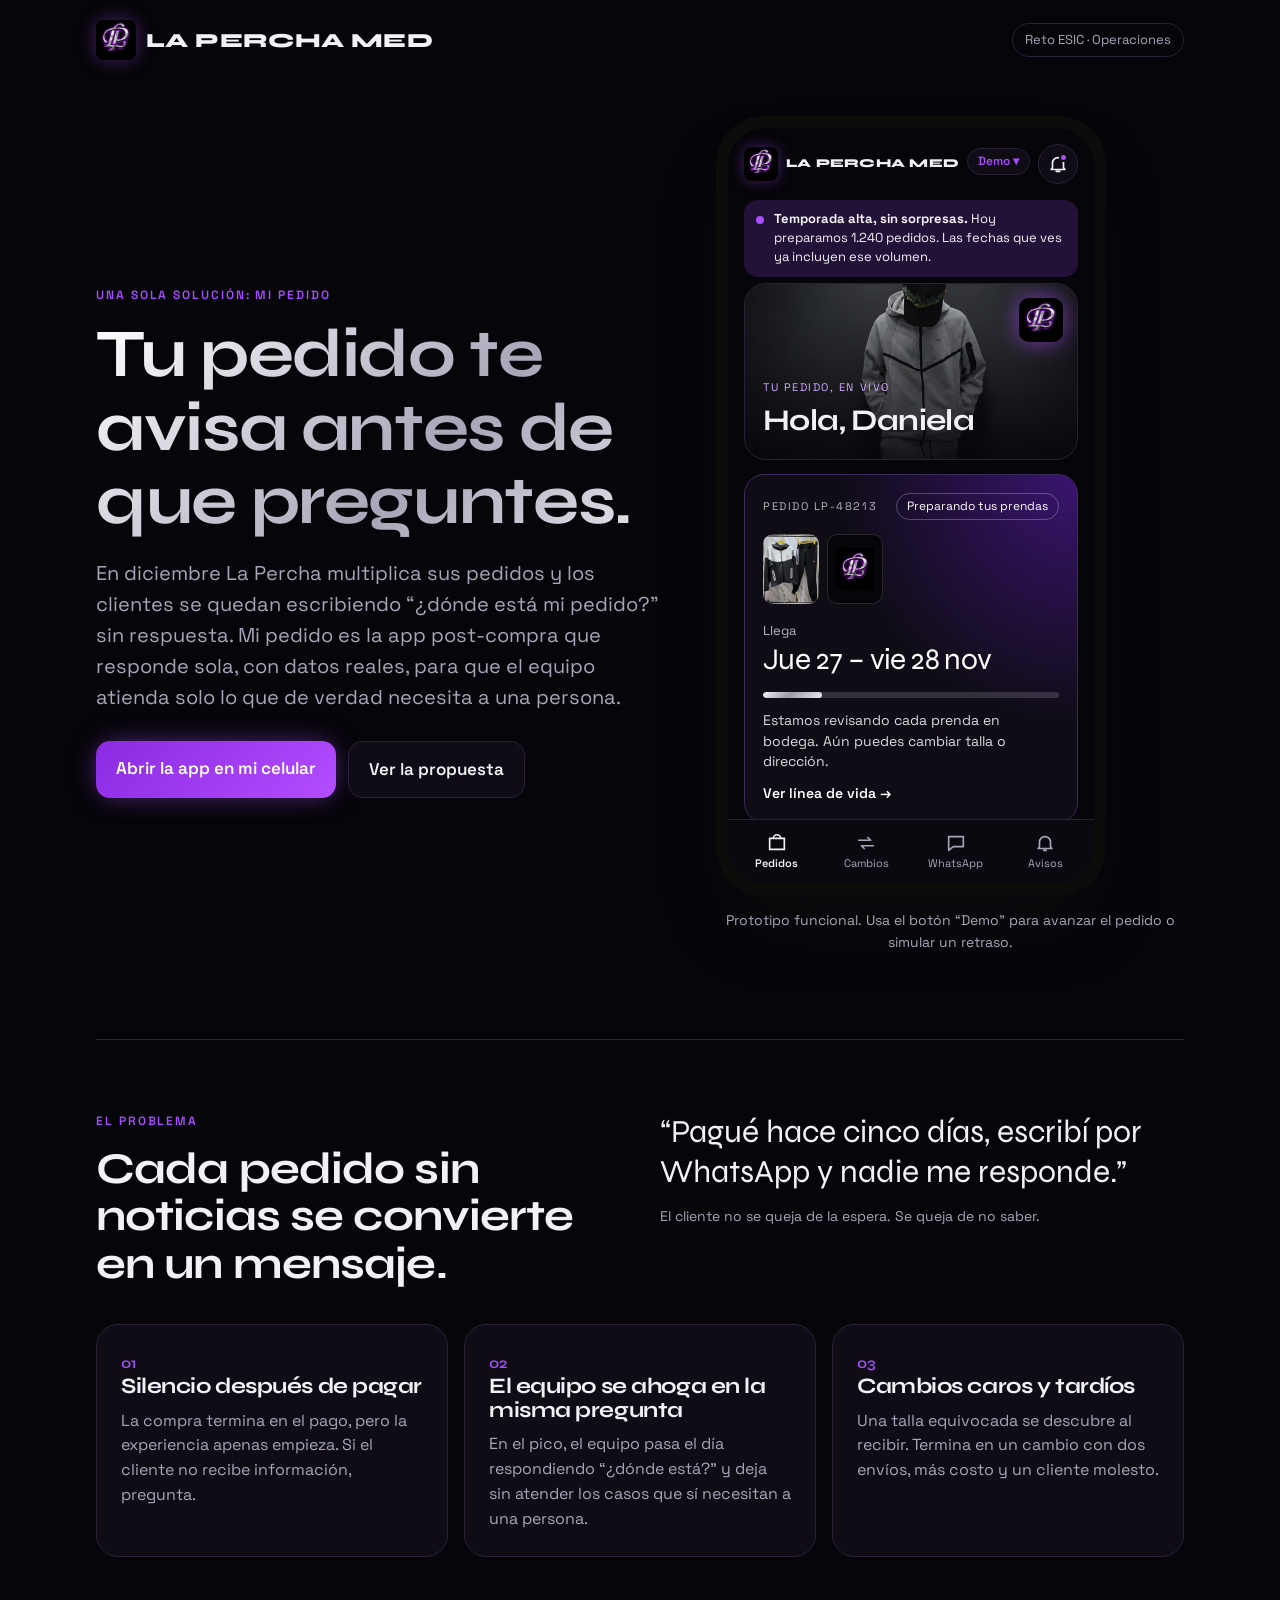
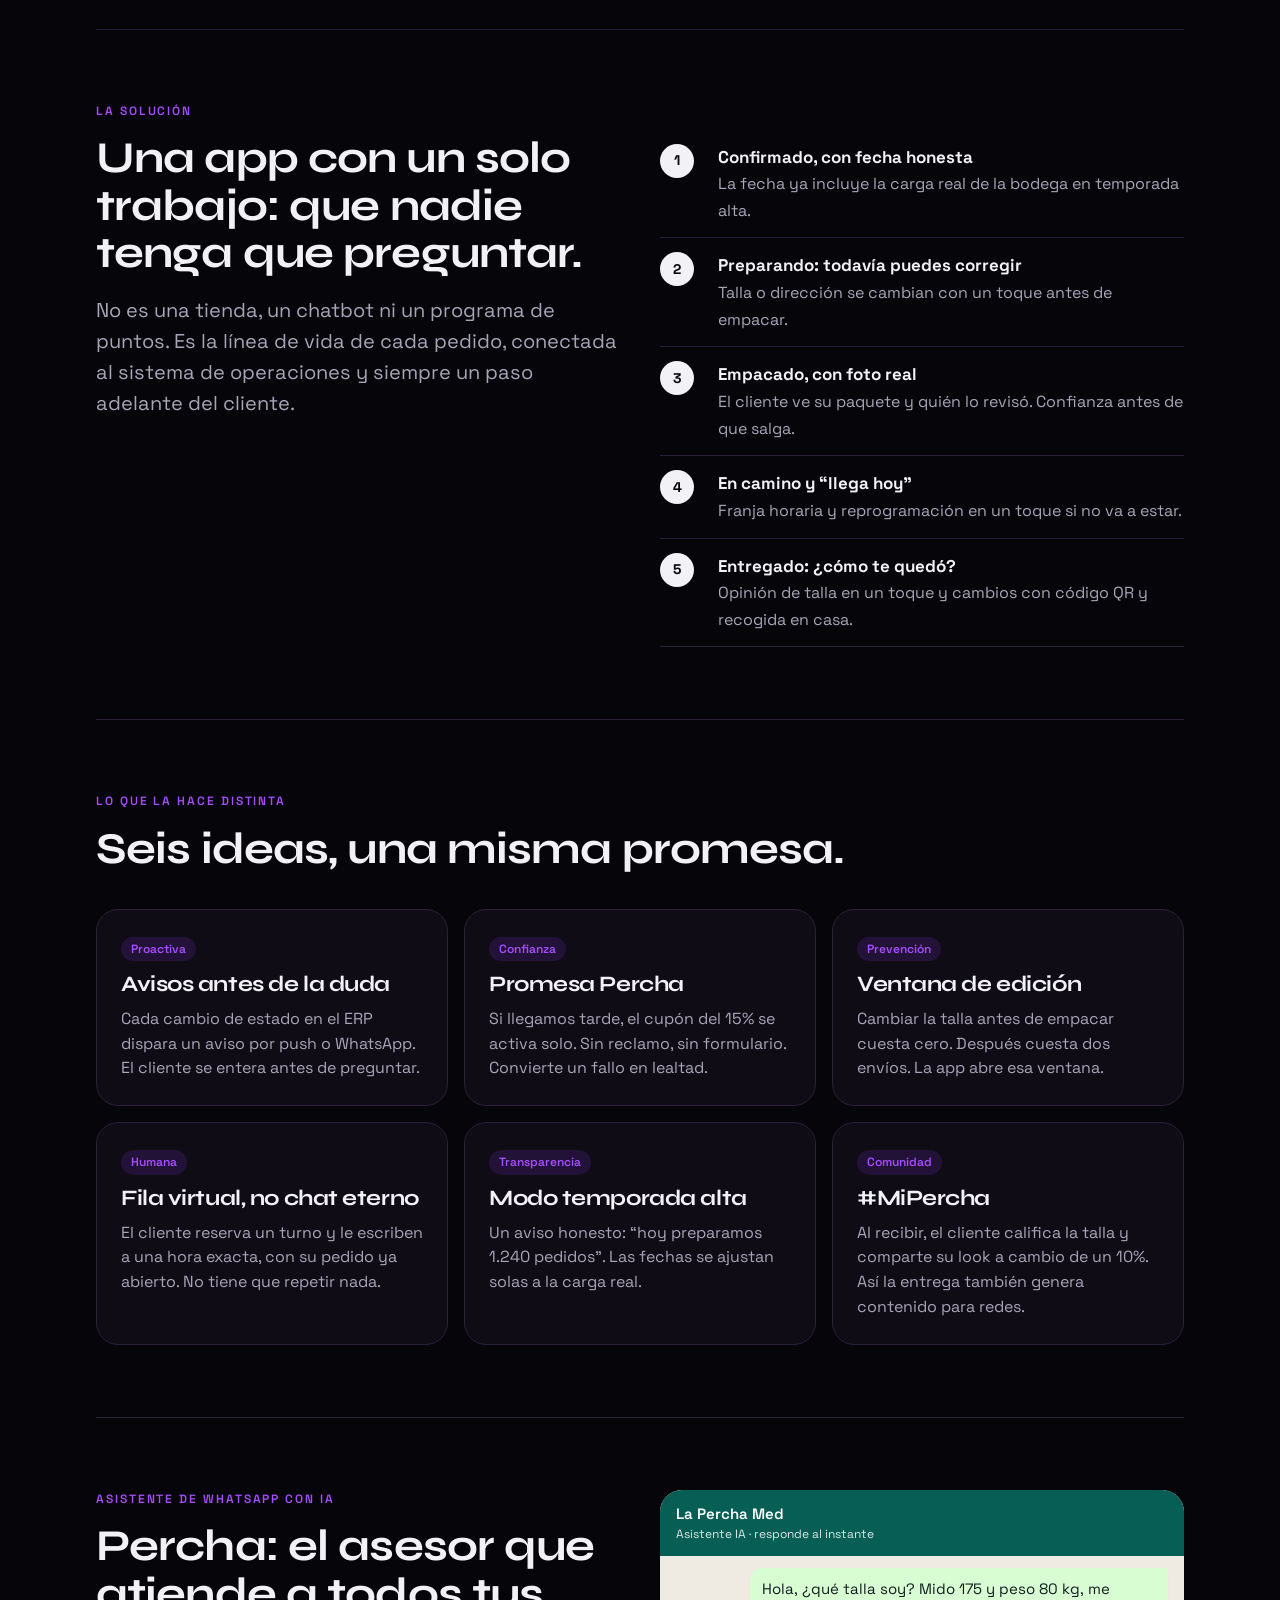
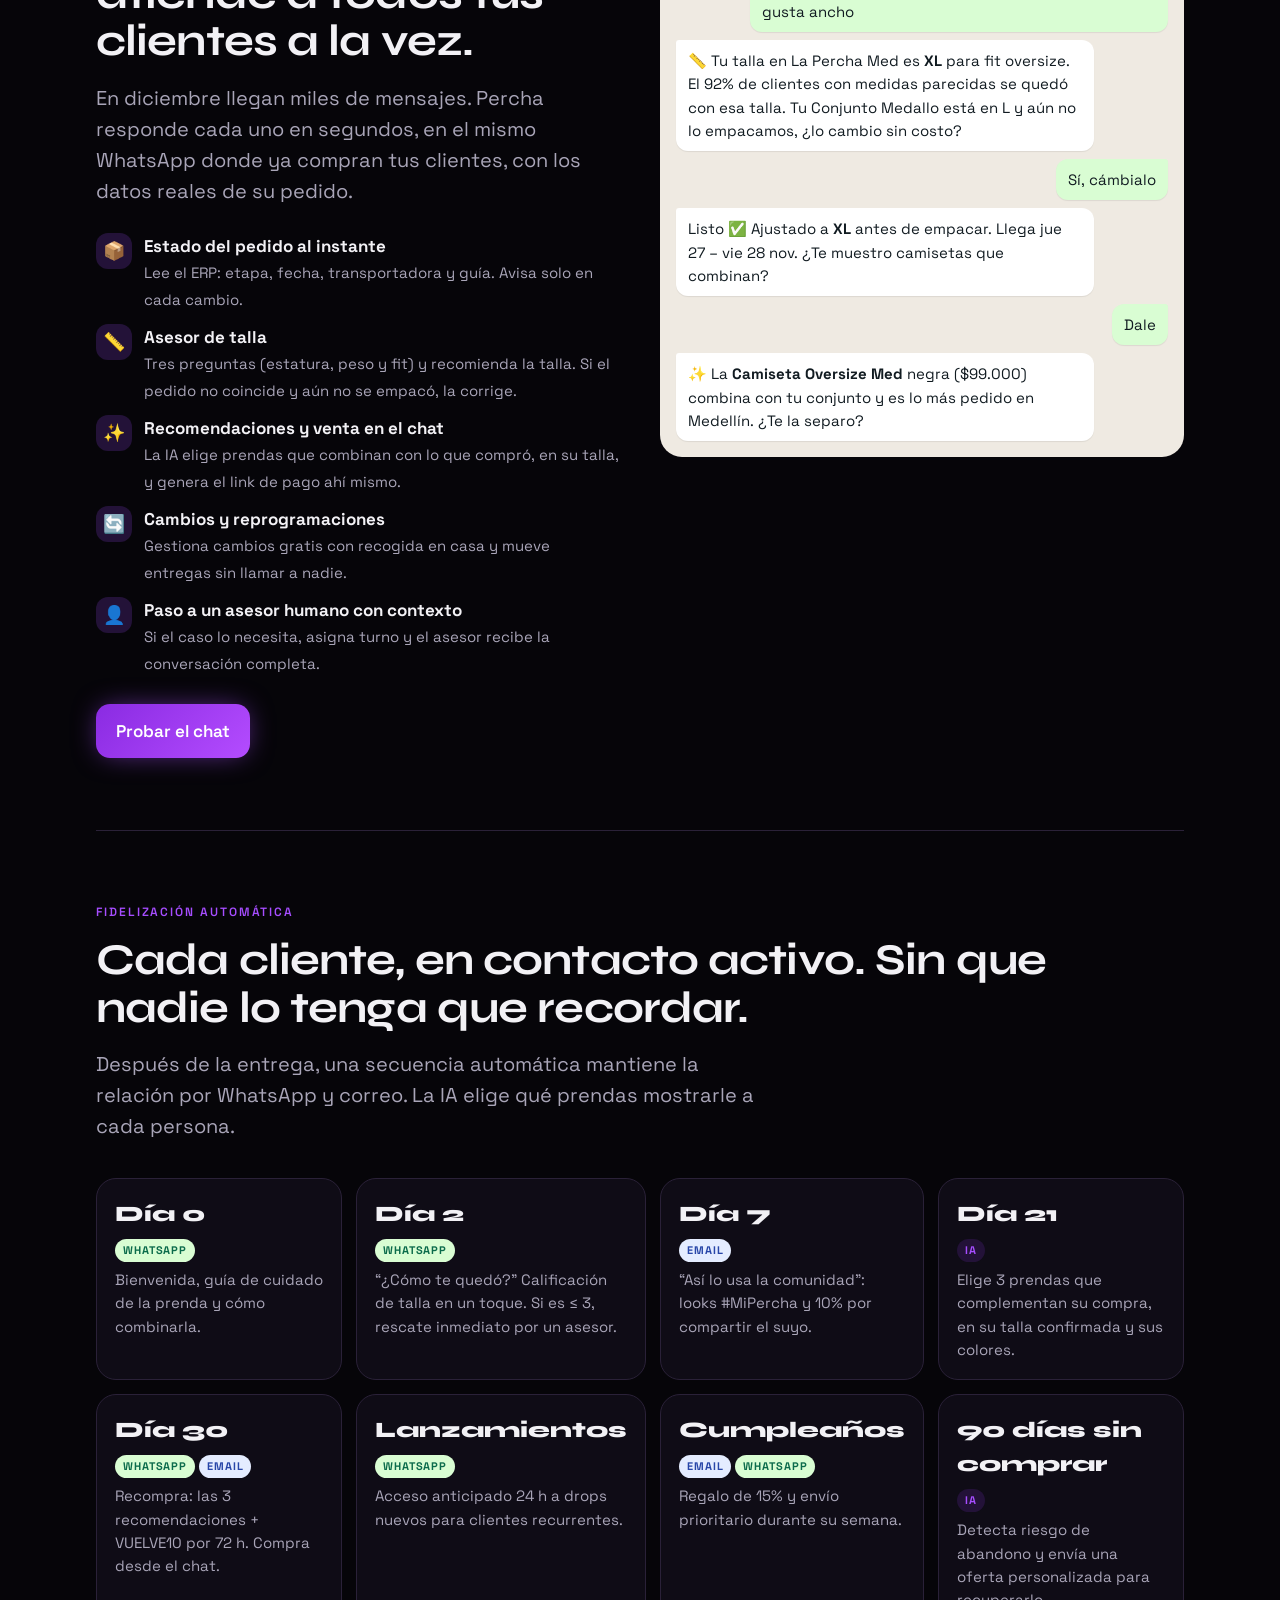
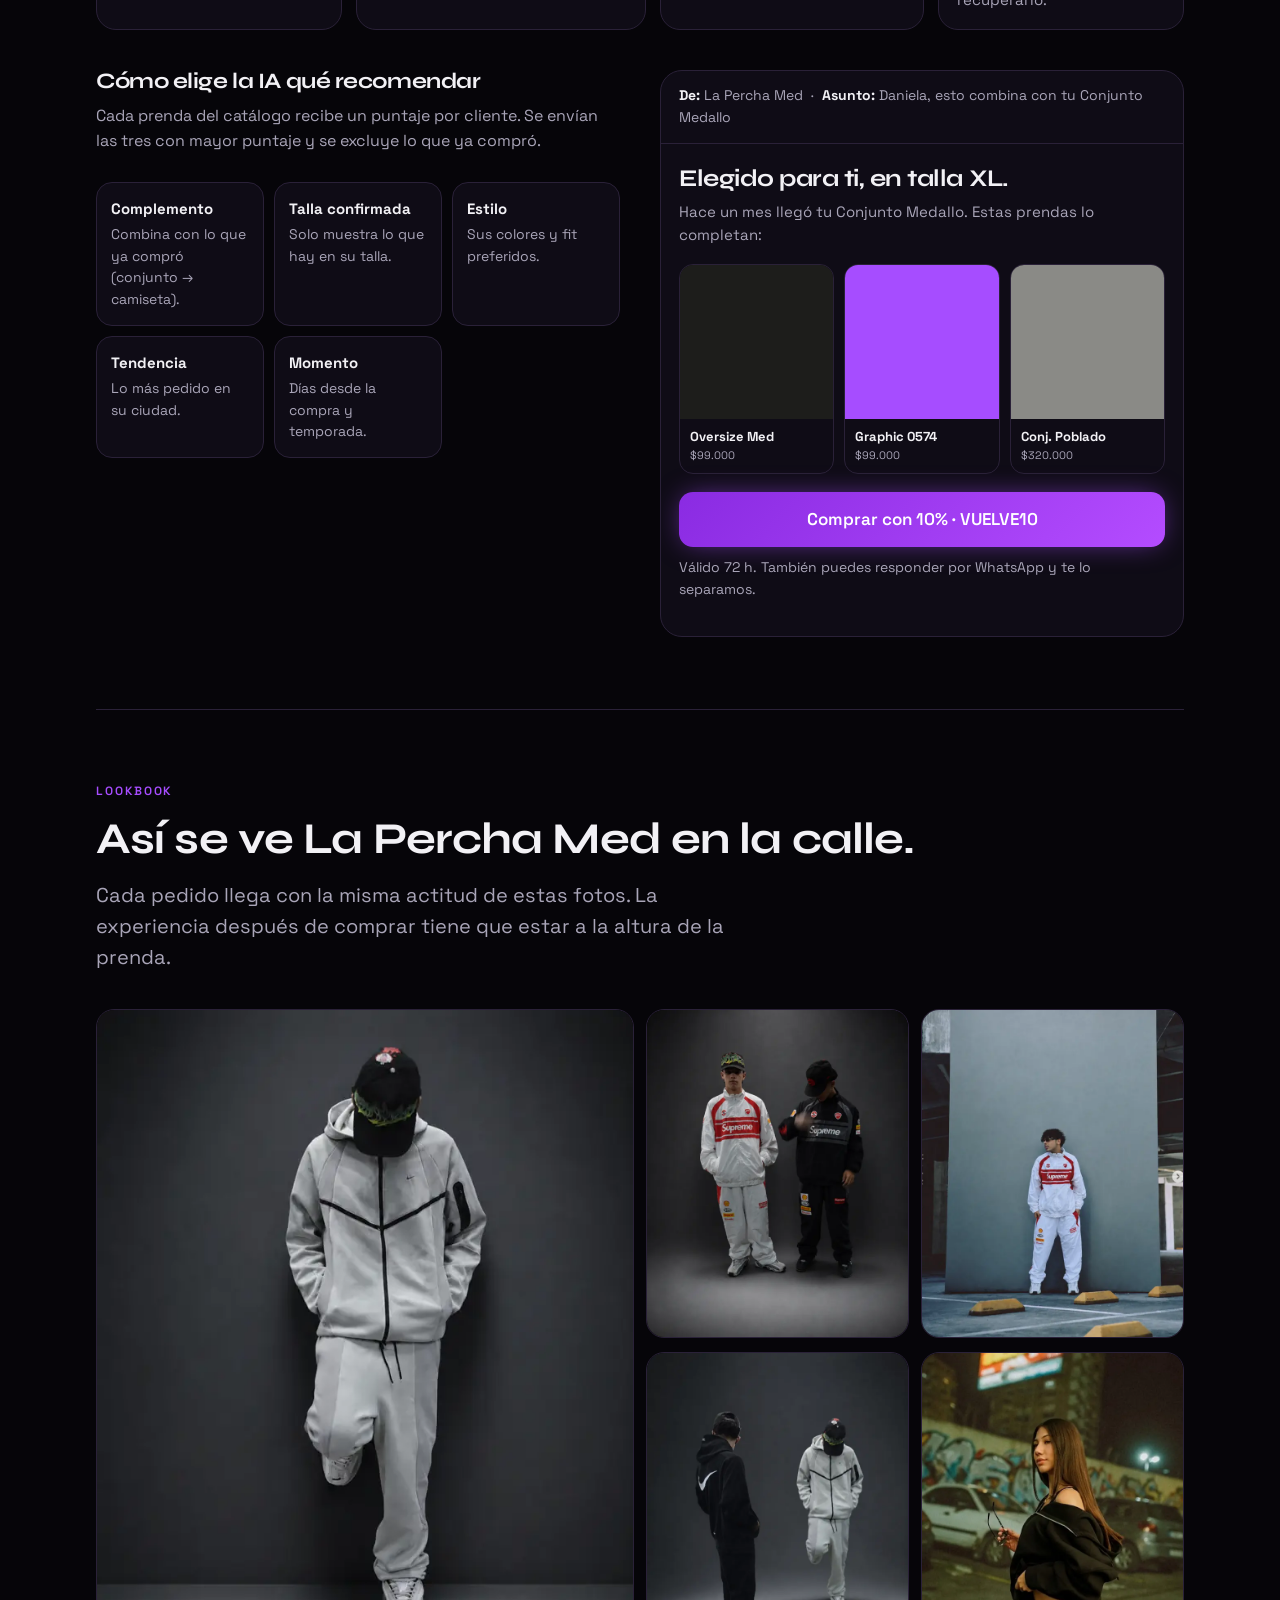
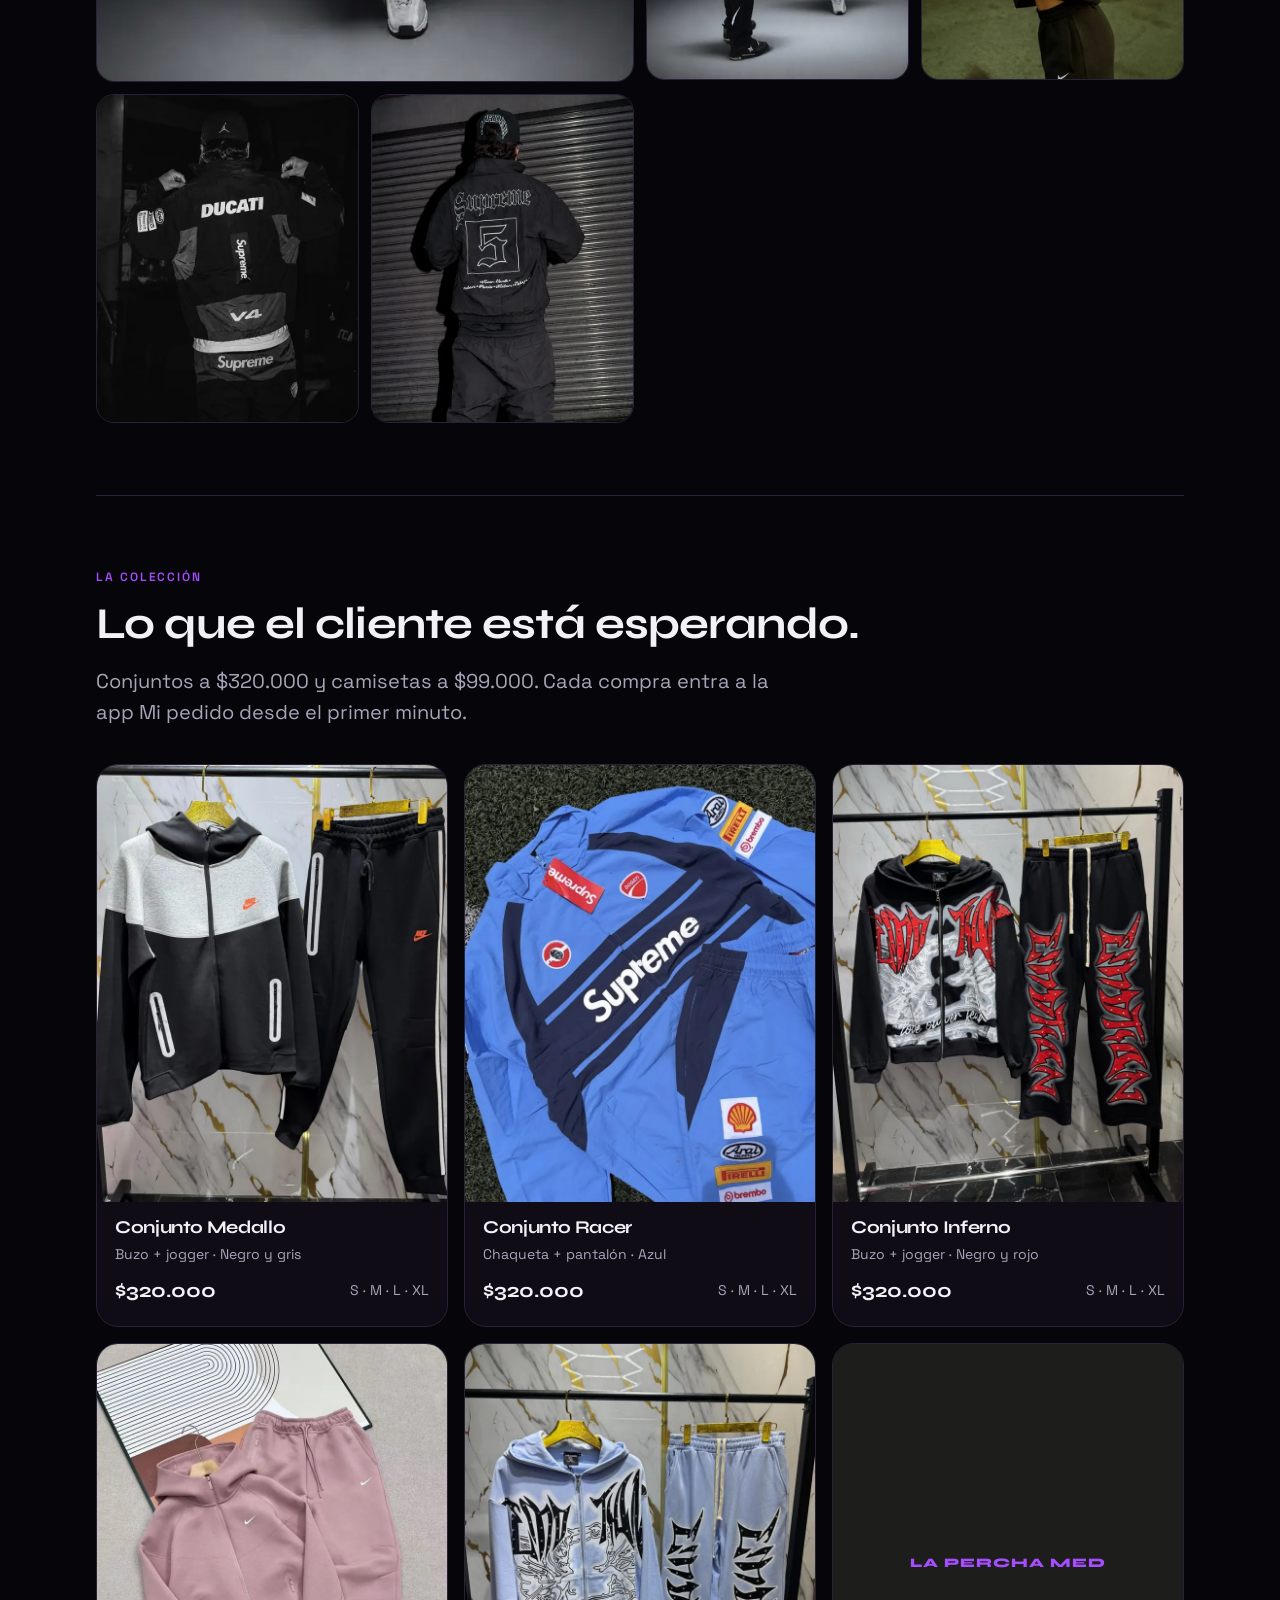
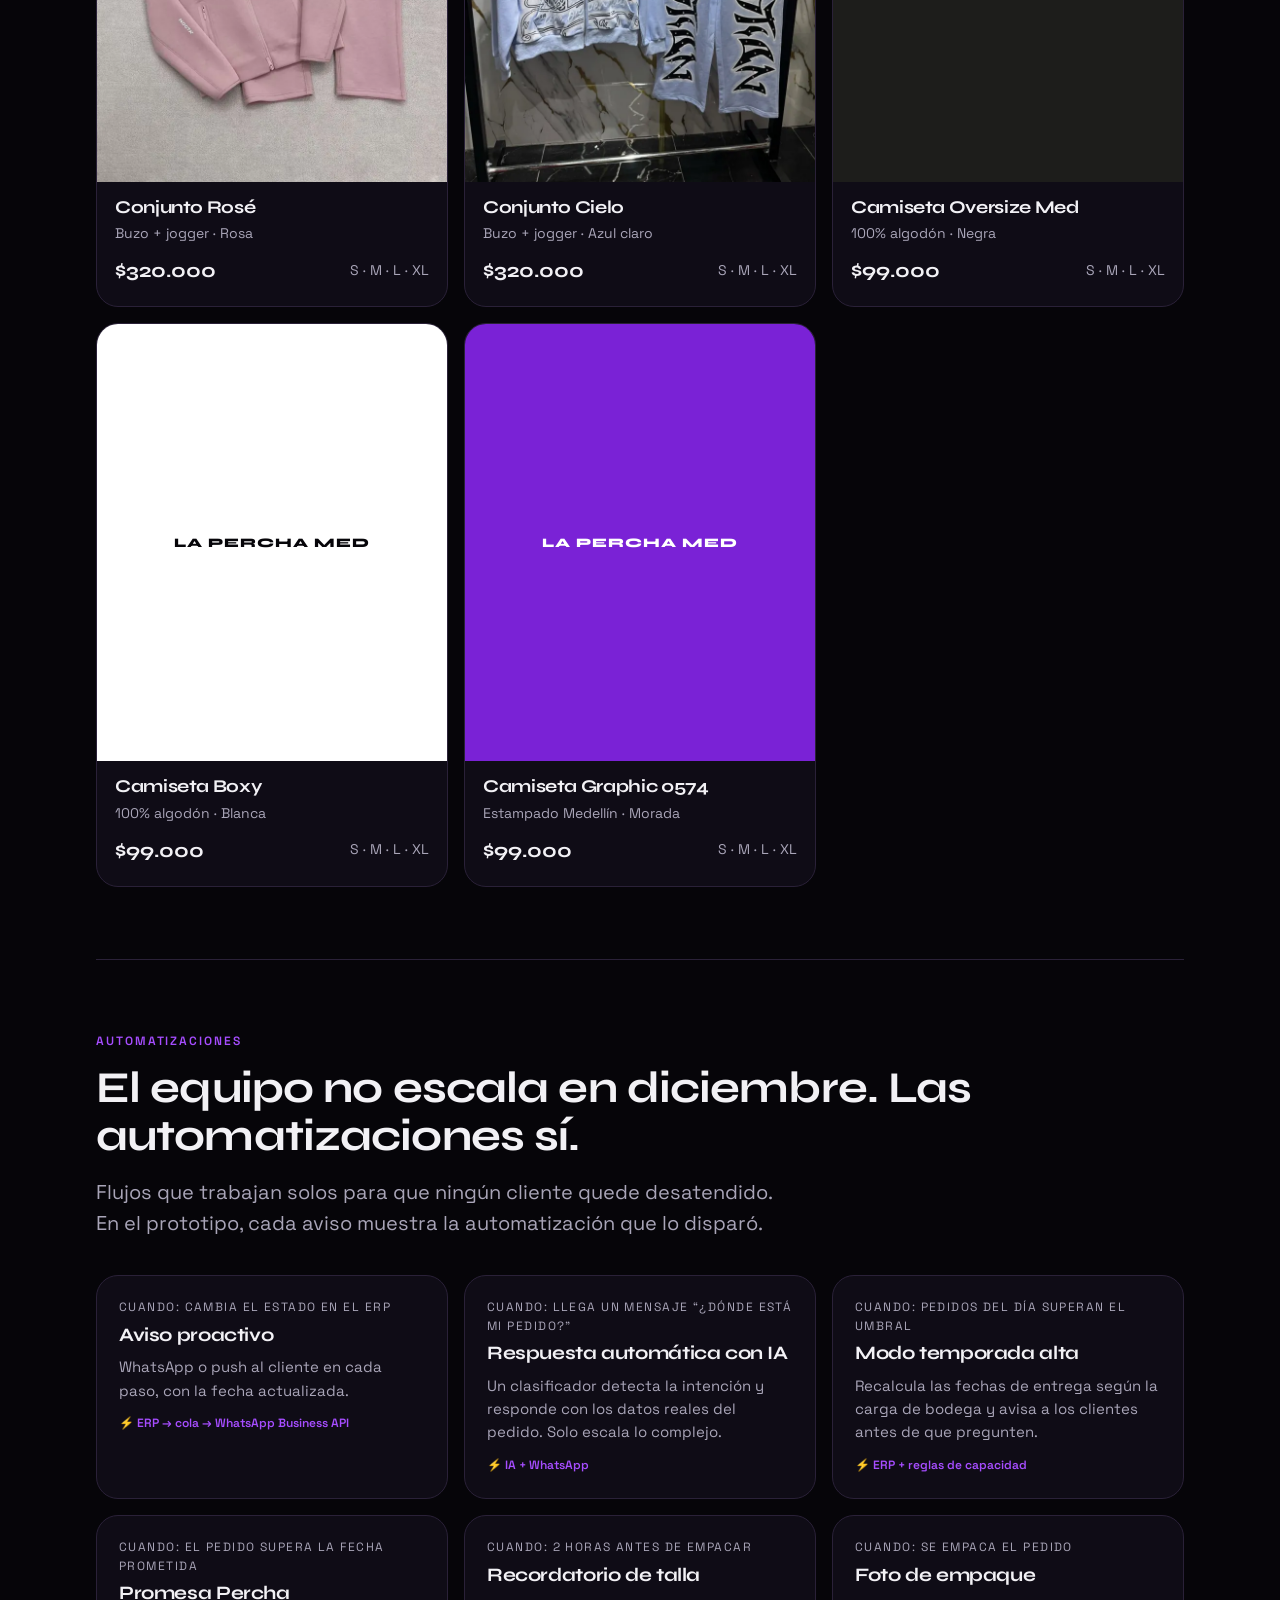
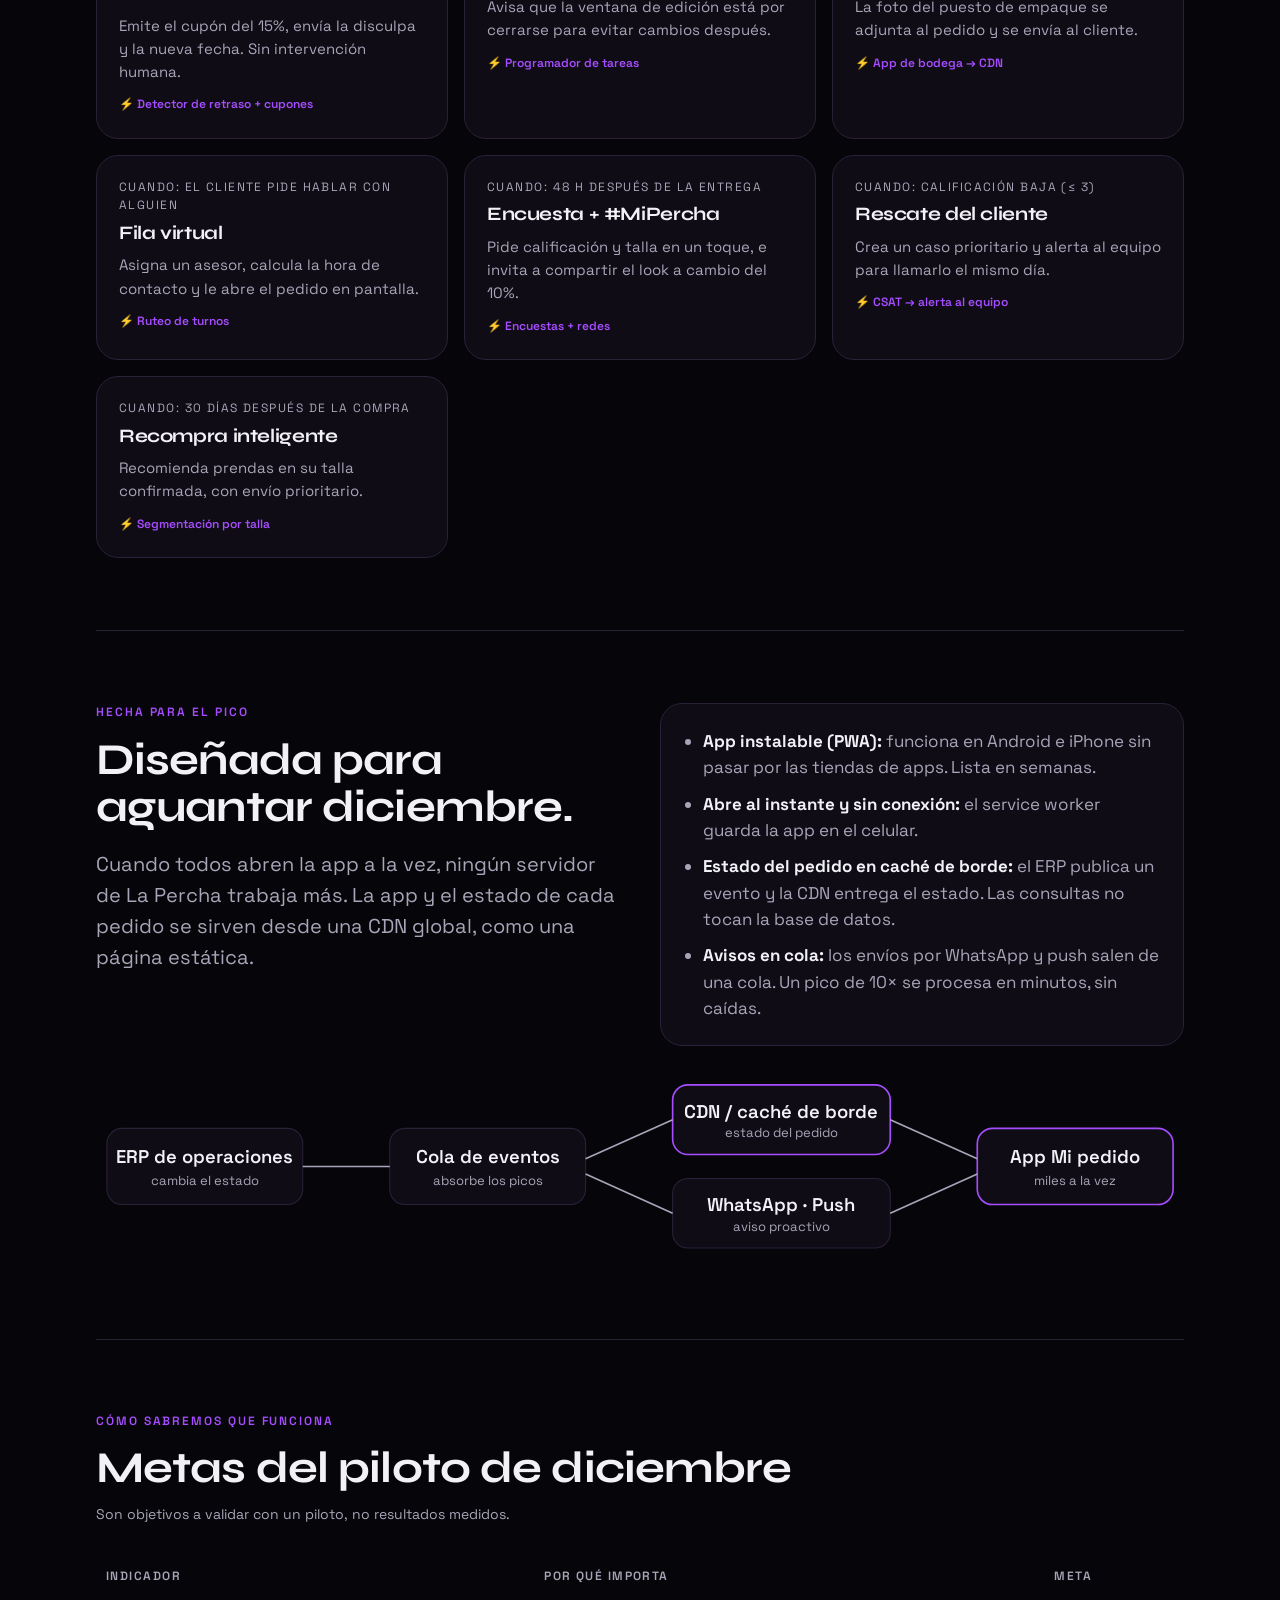
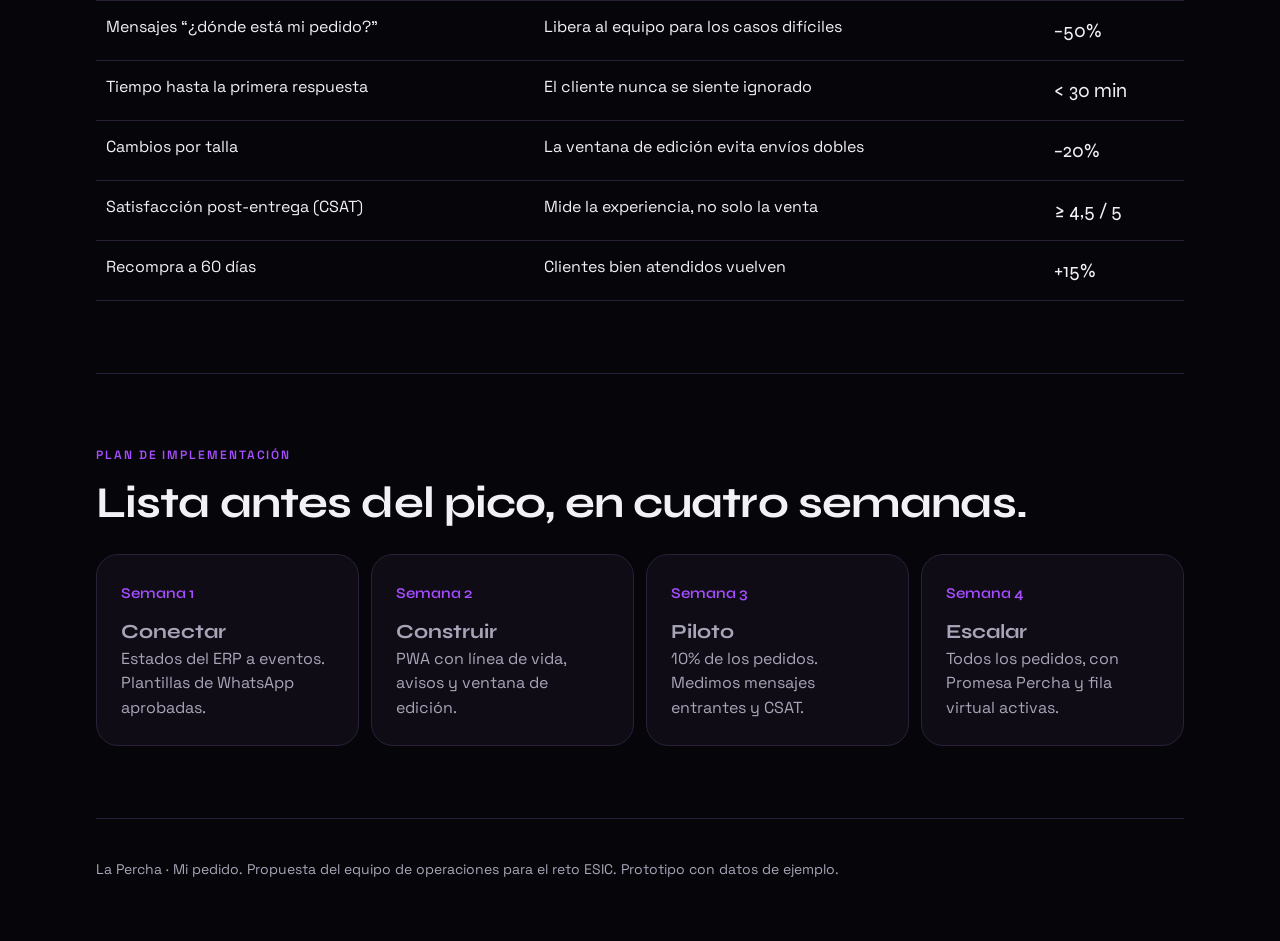
<file: percha/index.html>
<!doctype html>
<html lang="es">
<head>
  <meta charset="utf-8">
  <meta name="viewport" content="width=device-width, initial-scale=1">
  <title>La Percha Med · Mi pedido</title>
  <link rel="preconnect" href="https://fonts.googleapis.com"><link rel="preconnect" href="https://fonts.gstatic.com" crossorigin><link href="https://fonts.googleapis.com/css2?family=Space+Grotesk:wght@400;500;600;700&family=Syne:wght@600;700;800&display=swap" rel="stylesheet">
  <meta name="description" content="Propuesta para el reto ESIC: una app post-compra que avisa antes de que el cliente pregunte, pensada para el pico de fin de año de La Percha.">
  <meta name="theme-color" content="#060509">
  <link rel="icon" href="app/logo.jpg">
  <style>
    :root {
  --bg: #060509; --surface: #0f0c16; --ink: #f2f1f5; --muted: #a9a5b8; --line: #2a2138;
  --accent: #a64dff; --accent-soft: #231238; --ok: #7cc6a0; --ok-soft: #14261d; --wa: #6fd3a0;
  --silver: linear-gradient(135deg,#f4f4f6 0%,#9d9aa8 45%,#e9e8ee 100%);
  color-scheme: dark;
  --serif: "Syne", "Space Grotesk", system-ui, sans-serif;
      --sans: "Space Grotesk", -apple-system, BlinkMacSystemFont, "Segoe UI", Roboto, "Helvetica Neue", Arial, sans-serif;
      color-scheme: light;
    }
    
    
    * { box-sizing: border-box; }
    body { margin: 0; background: var(--bg); color: var(--ink); font-family: var(--sans); line-height: 1.55; font-size: 17px; -webkit-font-smoothing: antialiased; }
    a { color: inherit; }
    .wrap { max-width: 1120px; margin: 0 auto; padding: 0 16px; }
    nav.top { display: flex; justify-content: space-between; align-items: center; padding: 20px 0; }
    .logo { display: flex; align-items: center; gap: 10px; font-family: var(--serif); font-size: 20px; font-weight: 800; letter-spacing: .02em; text-decoration: none; }
    .pill { font-size: 13px; border: 1px solid var(--line); border-radius: 99px; padding: 6px 12px; color: var(--muted); }
    h1, h2, h3 { font-family: var(--serif); font-weight: 700; letter-spacing: -0.02em; line-height: 1.08; margin: 0; }
    h1 { background: linear-gradient(135deg,#fff,#a9a5b8 60%,#e9e8ee); -webkit-background-clip: text; background-clip: text; color: transparent; font-size: clamp(40px, 6vw, 68px); }
    h2 { font-size: clamp(30px, 4vw, 44px); }
    h3 { font-size: 22px; }
    .eyebrow { font-size: 12px; letter-spacing: .16em; text-transform: uppercase; color: var(--accent); font-weight: 600; margin: 0 0 14px; }
    .lead { font-size: 20px; color: var(--muted); max-width: 34em; }
    section { padding: 72px 0; border-top: 1px solid var(--line); }
    .logo-img { border-radius: 8px; object-fit: cover; box-shadow: 0 0 18px #a64dff66; }
    .hero { display: grid; grid-template-columns: 1.1fr .9fr; gap: 48px; align-items: center; padding: 36px 0 72px; border: 0; }
    .cta { display: flex; gap: 12px; flex-wrap: wrap; margin-top: 28px; }
    .btn { display: inline-block; padding: 14px 20px; border-radius: 14px; font-weight: 600; text-decoration: none; }
    .btn.primary { background: linear-gradient(135deg,#8a2be2,#b44cff); color: #fff; box-shadow: 0 0 28px -6px #a64dffaa; }
    .btn.ghost { border: 1px solid var(--line); background: var(--surface); }
    .phone { box-shadow: 0 0 80px -20px #a64dff99; justify-self: center; width: 390px; max-width: 100%; height: 780px; border-radius: 48px; background: #0d0c0b; padding: 12px; box-shadow: 0 40px 80px -40px rgba(28,25,23,.55); }
    .phone iframe { width: 100%; height: 100%; border: 0; border-radius: 38px; background: var(--bg); display: block; }
    .phone-note { text-align: center; font-size: 14px; color: var(--muted); margin-top: 14px; }
    .grid3 { display: grid; grid-template-columns: repeat(3, 1fr); gap: 16px; margin-top: 36px; }
    .grid2 { display: grid; grid-template-columns: 1fr 1fr; gap: 40px; align-items: start; }
    .card { background: var(--surface); border: 1px solid var(--line); border-radius: 22px; padding: 24px; }
    .card p { color: var(--muted); margin: 10px 0 0; font-size: 16px; }
    .num { font-family: var(--serif); font-size: 15px; color: var(--accent); font-weight: 600; }
    .quote { font-family: var(--serif); font-size: clamp(24px, 3vw, 32px); line-height: 1.25; margin: 0; }
    .chain { list-style: none; padding: 0; margin: 28px 0 0; counter-reset: s; }
    .chain li { counter-increment: s; display: grid; grid-template-columns: 44px 1fr; gap: 14px; padding: 14px 0; border-bottom: 1px solid var(--line); }
    .chain li::before { content: counter(s); width: 34px; height: 34px; border-radius: 50%; display: grid; place-items: center; background: var(--ink); color: var(--bg); font-weight: 700; font-size: 14px; }
    .chain strong { display: block; }
    .chain span { color: var(--muted); font-size: 16px; }
    .arch { width: 100%; height: auto; margin-top: 28px; }
    .arch text { font-family: var(--sans); fill: var(--ink); }
    .arch .m { fill: var(--muted); font-size: 12px; }
    .arch rect { fill: var(--surface); stroke: var(--line); }
    .arch .hl { stroke: var(--accent); stroke-width: 1.5; }
    .arch path { stroke: var(--muted); fill: none; stroke-width: 1.5; }
    table { width: 100%; border-collapse: collapse; margin-top: 28px; font-size: 16px; }
    th, td { text-align: left; padding: 14px 10px; border-bottom: 1px solid var(--line); vertical-align: top; }
    th { font-size: 12px; letter-spacing: .12em; text-transform: uppercase; color: var(--muted); font-weight: 600; }
    td:last-child { font-family: var(--serif); font-size: 20px; white-space: nowrap; }
    .tag { display: inline-block; font-size: 12px; border-radius: 99px; padding: 3px 10px; background: var(--accent-soft); color: var(--accent); font-weight: 600; margin-bottom: 12px; }
    .weeks { display: grid; grid-template-columns: repeat(4, 1fr); gap: 12px; margin-top: 28px; }
    .weeks .card strong { font-family: var(--serif); font-size: 20px; }
    footer { padding: 40px 0 60px; color: var(--muted); font-size: 14px; border-top: 1px solid var(--line); }
    .small { font-size: 14px; color: var(--muted); }
    .shop { display: grid; grid-template-columns: repeat(3, 1fr); gap: 16px; margin-top: 36px; }
    .prod { background: var(--surface); border: 1px solid var(--line); border-radius: 22px; overflow: hidden; }
    .prod img.img { width: 100%; height: auto; display: block; object-fit: cover; }
    .prod .img { aspect-ratio: 4/5; display: grid; place-items: center; font-family: var(--serif); font-weight: 800; letter-spacing: .08em; font-size: 13px; }
    .prod .info { padding: 16px 18px 20px; }
    .prod .info h3 { font-size: 18px; }
    .prod .row { display: flex; justify-content: space-between; align-items: center; margin-top: 10px; gap: 10px; }
    .price { font-family: var(--serif); font-weight: 700; font-size: 20px; }
    .prod .row .small { margin: 0; }
    .flow { list-style: none; padding: 0; margin: 36px 0 0; display: grid; grid-template-columns: repeat(3, 1fr); gap: 16px; }
    .flow li { background: var(--surface); border: 1px solid var(--line); border-radius: 22px; padding: 22px; }
    .flow .trig { font-size: 12px; text-transform: uppercase; letter-spacing: .12em; color: var(--muted); margin: 0; }
    .flow h3 { font-size: 19px; margin-top: 8px; }
    .flow .then { margin: 10px 0 0; color: var(--muted); font-size: 15px; }
    .flow .tool { display: inline-block; margin-top: 12px; font-size: 12px; font-weight: 600; color: var(--accent); }
    @media (max-width: 900px) { .shop, .flow { grid-template-columns: 1fr; } }
    .chatdemo { background: #efeae2; border-radius: 22px; padding: 16px; display: flex; flex-direction: column; gap: 8px; font-size: 15px; color: #111b21; }
    .chatdemo .b { max-width: 85%; background: #fff; padding: 9px 12px; border-radius: 12px; border-top-left-radius: 3px; box-shadow: 0 1px 1px rgba(0,0,0,.08); }
    .chatdemo .u { align-self: flex-end; background: #d9fdd3; border-radius: 12px; border-top-right-radius: 3px; border-top-left-radius: 12px; }
    .chatdemo .h { margin: -16px -16px 4px; padding: 12px 16px; background: #075e54; color: #fff; border-radius: 22px 22px 0 0; font-weight: 600; }
    .chatdemo .h span { display: block; font-size: 12px; font-weight: 400; opacity: .85; }
    .caps { list-style: none; padding: 0; margin: 0; display: grid; gap: 12px; }
    .caps li { display: grid; grid-template-columns: 36px 1fr; gap: 12px; align-items: start; }
    .caps .ic { width: 36px; height: 36px; border-radius: 12px; background: var(--accent-soft); display: grid; place-items: center; font-size: 18px; }
    .caps strong { display: block; }
    .caps span { color: var(--muted); font-size: 15px; }
    .journey { list-style: none; padding: 0; margin: 36px 0 0; position: relative; display: grid; grid-template-columns: repeat(4, 1fr); gap: 14px; }
    .journey li { background: var(--surface); border: 1px solid var(--line); border-radius: 20px; padding: 18px; }
    .journey .day { font-family: var(--serif); font-weight: 800; font-size: 22px; }
    .journey .ch { display: inline-block; font-size: 11px; font-weight: 700; letter-spacing: .08em; text-transform: uppercase; padding: 3px 8px; border-radius: 99px; margin: 8px 0 6px; }
    .ch.wa { background: #d9fdd3; color: #0b6b4b; } .ch.em { background: #e4ecff; color: #2846a8; } .ch.ia { background: var(--accent-soft); color: var(--accent); }
    .journey p { margin: 0; color: var(--muted); font-size: 15px; }
    .mail { background: var(--surface); border: 1px solid var(--line); border-radius: 22px; overflow: hidden; }
    .mail .mh { padding: 14px 18px; border-bottom: 1px solid var(--line); font-size: 14px; color: var(--muted); }
    .mail .mh strong { color: var(--ink); }
    .mail .mb { padding: 22px 18px; }
    .mail .mb h3 { font-size: 24px; }
    .mail .mp { display: grid; grid-template-columns: repeat(3, 1fr); gap: 10px; margin: 18px 0; }
    .mail .mp div { border: 1px solid var(--line); border-radius: 14px; overflow: hidden; font-size: 13px; }
    .mail .mp i { display: block; aspect-ratio: 1; }
    .mail .mp b, .mail .mp small { display: block; padding: 0 10px; }
    .mail .mp b { padding-top: 8px; } .mail .mp small { padding-bottom: 10px; color: var(--muted); }
    .score { display: grid; grid-template-columns: repeat(auto-fit, minmax(150px, 1fr)); gap: 10px; margin-top: 28px; }
    .score div { background: var(--surface); border: 1px solid var(--line); border-radius: 16px; padding: 14px; font-size: 14px; color: var(--muted); }
    .score strong { display: block; color: var(--ink); font-size: 15px; margin-bottom: 4px; }
    @media (max-width: 900px) { .journey { grid-template-columns: 1fr 1fr; } .mail .mp { grid-template-columns: 1fr 1fr 1fr; } }
    .look { display: grid; grid-template-columns: repeat(4, 1fr); gap: 12px; margin-top: 36px; }
    .look img { width: 100%; height: auto; display: block; border-radius: 18px; border: 1px solid var(--line); aspect-ratio: 4/5; object-fit: cover; background: var(--surface); }
    .look .big { grid-column: span 2; grid-row: span 2; }
    @media (max-width: 900px) { .look { grid-template-columns: 1fr 1fr; } }
    @media (max-width: 900px) {
      .hero, .grid2 { grid-template-columns: 1fr; }
      .grid3, .weeks { grid-template-columns: 1fr; }
      .phone { height: 680px; width: 340px; }
      section { padding: 52px 0; }
      table { font-size: 14px; }
      td:last-child { font-size: 16px; white-space: normal; }
    }
  </style>
</head>
<body>
  <div class="wrap">
    <nav class="top">
      <a class="logo" href="./"><img src="app/logo.jpg" alt="" width="40" height="40" class="logo-img">LA PERCHA MED</a>
      <span class="pill">Reto ESIC · Operaciones</span>
    </nav>

    <header class="hero">
      <div>
        <p class="eyebrow">Una sola solución: Mi pedido</p>
        <h1>Tu pedido te avisa antes de que preguntes.</h1>
        <p class="lead">En diciembre La Percha multiplica sus pedidos y los clientes se quedan escribiendo “¿dónde está mi pedido?” sin respuesta. Mi pedido es la app post-compra que responde sola, con datos reales, para que el equipo atienda solo lo que de verdad necesita a una persona.</p>
        <div class="cta">
          <a class="btn primary" href="app/">Abrir la app en mi celular</a>
          <a class="btn ghost" href="#solucion">Ver la propuesta</a>
        </div>
      </div>
      <div>
        <div class="phone"><iframe src="app/" title="Prototipo de la app La Percha · Mi pedido" loading="eager"></iframe></div>
        <p class="phone-note">Prototipo funcional. Usa el botón “Demo” para avanzar el pedido o simular un retraso.</p>
      </div>
    </header>

    <section id="problema">
      <div class="grid2">
        <div>
          <p class="eyebrow">El problema</p>
          <h2>Cada pedido sin noticias se convierte en un mensaje.</h2>
        </div>
        <div>
          <p class="quote">“Pagué hace cinco días, escribí por WhatsApp y nadie me responde.”</p>
          <p class="small">El cliente no se queja de la espera. Se queja de no saber.</p>
        </div>
      </div>
      <div class="grid3">
        <div class="card"><span class="num">01</span><h3>Silencio después de pagar</h3><p>La compra termina en el pago, pero la experiencia apenas empieza. Si el cliente no recibe información, pregunta.</p></div>
        <div class="card"><span class="num">02</span><h3>El equipo se ahoga en la misma pregunta</h3><p>En el pico, el equipo pasa el día respondiendo “¿dónde está?” y deja sin atender los casos que sí necesitan a una persona.</p></div>
        <div class="card"><span class="num">03</span><h3>Cambios caros y tardíos</h3><p>Una talla equivocada se descubre al recibir. Termina en un cambio con dos envíos, más costo y un cliente molesto.</p></div>
      </div>
    </section>

    <section id="solucion">
      <div class="grid2">
        <div>
          <p class="eyebrow">La solución</p>
          <h2>Una app con un solo trabajo: que nadie tenga que preguntar.</h2>
          <p class="lead" style="margin-top:18px">No es una tienda, un chatbot ni un programa de puntos. Es la línea de vida de cada pedido, conectada al sistema de operaciones y siempre un paso adelante del cliente.</p>
        </div>
        <ol class="chain">
          <li><div><strong>Confirmado, con fecha honesta</strong><span>La fecha ya incluye la carga real de la bodega en temporada alta.</span></div></li>
          <li><div><strong>Preparando: todavía puedes corregir</strong><span>Talla o dirección se cambian con un toque antes de empacar.</span></div></li>
          <li><div><strong>Empacado, con foto real</strong><span>El cliente ve su paquete y quién lo revisó. Confianza antes de que salga.</span></div></li>
          <li><div><strong>En camino y “llega hoy”</strong><span>Franja horaria y reprogramación en un toque si no va a estar.</span></div></li>
          <li><div><strong>Entregado: ¿cómo te quedó?</strong><span>Opinión de talla en un toque y cambios con código QR y recogida en casa.</span></div></li>
        </ol>
      </div>
    </section>

    <section id="innovacion">
      <p class="eyebrow">Lo que la hace distinta</p>
      <h2>Seis ideas, una misma promesa.</h2>
      <div class="grid3">
        <div class="card"><span class="tag">Proactiva</span><h3>Avisos antes de la duda</h3><p>Cada cambio de estado en el ERP dispara un aviso por push o WhatsApp. El cliente se entera antes de preguntar.</p></div>
        <div class="card"><span class="tag">Confianza</span><h3>Promesa Percha</h3><p>Si llegamos tarde, el cupón del 15% se activa solo. Sin reclamo, sin formulario. Convierte un fallo en lealtad.</p></div>
        <div class="card"><span class="tag">Prevención</span><h3>Ventana de edición</h3><p>Cambiar la talla antes de empacar cuesta cero. Después cuesta dos envíos. La app abre esa ventana.</p></div>
        <div class="card"><span class="tag">Humana</span><h3>Fila virtual, no chat eterno</h3><p>El cliente reserva un turno y le escriben a una hora exacta, con su pedido ya abierto. No tiene que repetir nada.</p></div>
        <div class="card"><span class="tag">Transparencia</span><h3>Modo temporada alta</h3><p>Un aviso honesto: “hoy preparamos 1.240 pedidos”. Las fechas se ajustan solas a la carga real.</p></div>
        <div class="card"><span class="tag">Comunidad</span><h3>#MiPercha</h3><p>Al recibir, el cliente califica la talla y comparte su look a cambio de un 10%. Así la entrega también genera contenido para redes.</p></div>
      </div>
    </section>

    <section id="whatsapp">
      <div class="grid2">
        <div>
          <p class="eyebrow">Asistente de WhatsApp con IA</p>
          <h2>Percha: el asesor que atiende a todos tus clientes a la vez.</h2>
          <p class="lead" style="margin-top:18px">En diciembre llegan miles de mensajes. Percha responde cada uno en segundos, en el mismo WhatsApp donde ya compran tus clientes, con los datos reales de su pedido.</p>
          <ul class="caps" style="margin-top:26px">
            <li><span class="ic">📦</span><div><strong>Estado del pedido al instante</strong><span>Lee el ERP: etapa, fecha, transportadora y guía. Avisa solo en cada cambio.</span></div></li>
            <li><span class="ic">📏</span><div><strong>Asesor de talla</strong><span>Tres preguntas (estatura, peso y fit) y recomienda la talla. Si el pedido no coincide y aún no se empacó, la corrige.</span></div></li>
            <li><span class="ic">✨</span><div><strong>Recomendaciones y venta en el chat</strong><span>La IA elige prendas que combinan con lo que compró, en su talla, y genera el link de pago ahí mismo.</span></div></li>
            <li><span class="ic">🔄</span><div><strong>Cambios y reprogramaciones</strong><span>Gestiona cambios gratis con recogida en casa y mueve entregas sin llamar a nadie.</span></div></li>
            <li><span class="ic">👤</span><div><strong>Paso a un asesor humano con contexto</strong><span>Si el caso lo necesita, asigna turno y el asesor recibe la conversación completa.</span></div></li>
          </ul>
          <div class="cta"><a class="btn primary" href="app/#/whatsapp">Probar el chat</a></div>
        </div>
        <div class="chatdemo" aria-label="Ejemplo de conversación">
          <div class="h">La Percha Med<span>Asistente IA · responde al instante</span></div>
          <div class="b u">Hola, ¿qué talla soy? Mido 175 y peso 80 kg, me gusta ancho</div>
          <div class="b">📏 Tu talla en La Percha Med es <strong>XL</strong> para fit oversize. El 92% de clientes con medidas parecidas se quedó con esa talla. Tu Conjunto Medallo está en L y aún no lo empacamos, ¿lo cambio sin costo?</div>
          <div class="b u">Sí, cámbialo</div>
          <div class="b">Listo ✅ Ajustado a <strong>XL</strong> antes de empacar. Llega jue 27 – vie 28 nov. ¿Te muestro camisetas que combinan?</div>
          <div class="b u">Dale</div>
          <div class="b">✨ La <strong>Camiseta Oversize Med</strong> negra ($99.000) combina con tu conjunto y es lo más pedido en Medellín. ¿Te la separo?</div>
        </div>
      </div>
    </section>

    <section id="fidelizacion">
      <p class="eyebrow">Fidelización automática</p>
      <h2>Cada cliente, en contacto activo. Sin que nadie lo tenga que recordar.</h2>
      <p class="lead" style="margin-top:18px">Después de la entrega, una secuencia automática mantiene la relación por WhatsApp y correo. La IA elige qué prendas mostrarle a cada persona.</p>
      <ol class="journey">
        <li><span class="day">Día 0</span><br><span class="ch wa">WhatsApp</span><p>Bienvenida, guía de cuidado de la prenda y cómo combinarla.</p></li>
        <li><span class="day">Día 2</span><br><span class="ch wa">WhatsApp</span><p>“¿Cómo te quedó?” Calificación de talla en un toque. Si es ≤ 3, rescate inmediato por un asesor.</p></li>
        <li><span class="day">Día 7</span><br><span class="ch em">Email</span><p>“Así lo usa la comunidad”: looks #MiPercha y 10% por compartir el suyo.</p></li>
        <li><span class="day">Día 21</span><br><span class="ch ia">IA</span><p>Elige 3 prendas que complementan su compra, en su talla confirmada y sus colores.</p></li>
        <li><span class="day">Día 30</span><br><span class="ch wa">WhatsApp</span> <span class="ch em">Email</span><p>Recompra: las 3 recomendaciones + VUELVE10 por 72 h. Compra desde el chat.</p></li>
        <li><span class="day">Lanzamientos</span><br><span class="ch wa">WhatsApp</span><p>Acceso anticipado 24 h a drops nuevos para clientes recurrentes.</p></li>
        <li><span class="day">Cumpleaños</span><br><span class="ch em">Email</span> <span class="ch wa">WhatsApp</span><p>Regalo de 15% y envío prioritario durante su semana.</p></li>
        <li><span class="day">90 días sin comprar</span><br><span class="ch ia">IA</span><p>Detecta riesgo de abandono y envía una oferta personalizada para recuperarlo.</p></li>
      </ol>

      <div class="grid2" style="margin-top:40px">
        <div>
          <h3>Cómo elige la IA qué recomendar</h3>
          <p class="small" style="margin-top:10px;font-size:16px">Cada prenda del catálogo recibe un puntaje por cliente. Se envían las tres con mayor puntaje y se excluye lo que ya compró.</p>
          <div class="score">
            <div><strong>Complemento</strong>Combina con lo que ya compró (conjunto → camiseta).</div>
            <div><strong>Talla confirmada</strong>Solo muestra lo que hay en su talla.</div>
            <div><strong>Estilo</strong>Sus colores y fit preferidos.</div>
            <div><strong>Tendencia</strong>Lo más pedido en su ciudad.</div>
            <div><strong>Momento</strong>Días desde la compra y temporada.</div>
          </div>
        </div>
        <div class="mail" aria-label="Ejemplo de correo de recompra">
          <div class="mh"><strong>De:</strong> La Percha Med &nbsp;·&nbsp; <strong>Asunto:</strong> Daniela, esto combina con tu Conjunto Medallo</div>
          <div class="mb">
            <h3>Elegido para ti, en talla XL.</h3>
            <p class="small" style="font-size:15px;margin-top:8px">Hace un mes llegó tu Conjunto Medallo. Estas prendas lo completan:</p>
            <div class="mp">
              <div><i style="background:#1d1d1b"></i><b>Oversize Med</b><small>$99.000</small></div>
              <div><i style="background:#a64dff"></i><b>Graphic 0574</b><small>$99.000</small></div>
              <div><i style="background:#8a8a86"></i><b>Conj. Poblado</b><small>$320.000</small></div>
            </div>
            <a class="btn primary" href="app/#/whatsapp" style="display:block;text-align:center">Comprar con 10% · VUELVE10</a>
            <p class="small" style="margin-top:10px">Válido 72 h. También puedes responder por WhatsApp y te lo separamos.</p>
          </div>
        </div>
      </div>
    </section>

    <section id="lookbook">
      <p class="eyebrow">Lookbook</p>
      <h2>Así se ve La Percha Med en la calle.</h2>
      <p class="lead" style="margin-top:18px">Cada pedido llega con la misma actitud de estas fotos. La experiencia después de comprar tiene que estar a la altura de la prenda.</p>
      <div class="look">
        <img src="app/img/look1.webp" alt="Conjunto gris, look urbano" width="640" height="800" loading="eager" decoding="async" class="big">
        <img src="app/img/look2.webp" alt="Duo en conjuntos racing" width="640" height="800" loading="eager" decoding="async">
        <img src="app/img/look3.webp" alt="Conjunto blanco y rojo" width="640" height="800" loading="lazy" decoding="async">
        <img src="app/img/look4.webp" alt="Negro y gris en estudio" width="640" height="800" loading="lazy" decoding="async">
        <img src="app/img/look5.webp" alt="Conjunto negro, look nocturno" width="640" height="800" loading="lazy" decoding="async">
        <img src="app/img/look6.webp" alt="Chaqueta racing negra" width="640" height="800" loading="lazy" decoding="async">
        <img src="app/img/look7.webp" alt="Conjunto negro, espalda" width="640" height="800" loading="lazy" decoding="async">
        </div>
    </section>

    <section id="coleccion">
      <p class="eyebrow">La colección</p>
      <h2>Lo que el cliente está esperando.</h2>
      <p class="lead" style="margin-top:18px">Conjuntos a $320.000 y camisetas a $99.000. Cada compra entra a la app Mi pedido desde el primer minuto.</p>
      <div class="shop">
        <article class="prod"><img class="img" src="app/img/medallo.webp" alt="Conjunto Medallo" width="720" height="900" loading="eager" decoding="async"><div class="info"><h3>Conjunto Medallo</h3><p class="small" style="margin:6px 0 0">Buzo + jogger · Negro y gris</p><div class="row"><span class="price">$320.000</span><span class="small">S · M · L · XL</span></div></div></article>
        <article class="prod"><img class="img" src="app/img/racer.webp" alt="Conjunto Racer" width="720" height="900" loading="eager" decoding="async"><div class="info"><h3>Conjunto Racer</h3><p class="small" style="margin:6px 0 0">Chaqueta + pantalón · Azul</p><div class="row"><span class="price">$320.000</span><span class="small">S · M · L · XL</span></div></div></article>
        <article class="prod"><img class="img" src="app/img/inferno.webp" alt="Conjunto Inferno" width="720" height="900" loading="eager" decoding="async"><div class="info"><h3>Conjunto Inferno</h3><p class="small" style="margin:6px 0 0">Buzo + jogger · Negro y rojo</p><div class="row"><span class="price">$320.000</span><span class="small">S · M · L · XL</span></div></div></article>
        <article class="prod"><img class="img" src="app/img/rose.webp" alt="Conjunto Rosé" width="720" height="900" loading="lazy" decoding="async"><div class="info"><h3>Conjunto Rosé</h3><p class="small" style="margin:6px 0 0">Buzo + jogger · Rosa</p><div class="row"><span class="price">$320.000</span><span class="small">S · M · L · XL</span></div></div></article>
        <article class="prod"><img class="img" src="app/img/cielo.webp" alt="Conjunto Cielo" width="720" height="900" loading="lazy" decoding="async"><div class="info"><h3>Conjunto Cielo</h3><p class="small" style="margin:6px 0 0">Buzo + jogger · Azul claro</p><div class="row"><span class="price">$320.000</span><span class="small">S · M · L · XL</span></div></div></article>
        <article class="prod"><div class="img" style="background:#1d1d1b;color:#a64dff">LA PERCHA MED</div><div class="info"><h3>Camiseta Oversize Med</h3><p class="small" style="margin:6px 0 0">100% algodón · Negra</p><div class="row"><span class="price">$99.000</span><span class="small">S · M · L · XL</span></div></div></article>
        <article class="prod"><div class="img" style="background:#ffffff;color:#060509">LA PERCHA MED</div><div class="info"><h3>Camiseta Boxy</h3><p class="small" style="margin:6px 0 0">100% algodón · Blanca</p><div class="row"><span class="price">$99.000</span><span class="small">S · M · L · XL</span></div></div></article>
        <article class="prod"><div class="img" style="background:#7a22d6;color:#ffffff">LA PERCHA MED</div><div class="info"><h3>Camiseta Graphic 0574</h3><p class="small" style="margin:6px 0 0">Estampado Medellín · Morada</p><div class="row"><span class="price">$99.000</span><span class="small">S · M · L · XL</span></div></div></article>
        </div>
    </section>

    <section id="automatizaciones">
      <p class="eyebrow">Automatizaciones</p>
      <h2>El equipo no escala en diciembre. Las automatizaciones sí.</h2>
      <p class="lead" style="margin-top:18px">Flujos que trabajan solos para que ningún cliente quede desatendido. En el prototipo, cada aviso muestra la automatización que lo disparó.</p>
      <ol class="flow">
        <li><p class="trig">Cuando: Cambia el estado en el ERP</p><h3>Aviso proactivo</h3><p class="then">WhatsApp o push al cliente en cada paso, con la fecha actualizada.</p><span class="tool">⚡ ERP → cola → WhatsApp Business API</span></li>
        <li><p class="trig">Cuando: Llega un mensaje “¿dónde está mi pedido?”</p><h3>Respuesta automática con IA</h3><p class="then">Un clasificador detecta la intención y responde con los datos reales del pedido. Solo escala lo complejo.</p><span class="tool">⚡ IA + WhatsApp</span></li>
        <li><p class="trig">Cuando: Pedidos del día superan el umbral</p><h3>Modo temporada alta</h3><p class="then">Recalcula las fechas de entrega según la carga de bodega y avisa a los clientes antes de que pregunten.</p><span class="tool">⚡ ERP + reglas de capacidad</span></li>
        <li><p class="trig">Cuando: El pedido supera la fecha prometida</p><h3>Promesa Percha</h3><p class="then">Emite el cupón del 15%, envía la disculpa y la nueva fecha. Sin intervención humana.</p><span class="tool">⚡ Detector de retraso + cupones</span></li>
        <li><p class="trig">Cuando: 2 horas antes de empacar</p><h3>Recordatorio de talla</h3><p class="then">Avisa que la ventana de edición está por cerrarse para evitar cambios después.</p><span class="tool">⚡ Programador de tareas</span></li>
        <li><p class="trig">Cuando: Se empaca el pedido</p><h3>Foto de empaque</h3><p class="then">La foto del puesto de empaque se adjunta al pedido y se envía al cliente.</p><span class="tool">⚡ App de bodega → CDN</span></li>
        <li><p class="trig">Cuando: El cliente pide hablar con alguien</p><h3>Fila virtual</h3><p class="then">Asigna un asesor, calcula la hora de contacto y le abre el pedido en pantalla.</p><span class="tool">⚡ Ruteo de turnos</span></li>
        <li><p class="trig">Cuando: 48 h después de la entrega</p><h3>Encuesta + #MiPercha</h3><p class="then">Pide calificación y talla en un toque, e invita a compartir el look a cambio del 10%.</p><span class="tool">⚡ Encuestas + redes</span></li>
        <li><p class="trig">Cuando: Calificación baja (≤ 3)</p><h3>Rescate del cliente</h3><p class="then">Crea un caso prioritario y alerta al equipo para llamarlo el mismo día.</p><span class="tool">⚡ CSAT → alerta al equipo</span></li>
        <li><p class="trig">Cuando: 30 días después de la compra</p><h3>Recompra inteligente</h3><p class="then">Recomienda prendas en su talla confirmada, con envío prioritario.</p><span class="tool">⚡ Segmentación por talla</span></li>
      </ol>
    </section>

    <section id="escala">
      <div class="grid2">
        <div>
          <p class="eyebrow">Hecha para el pico</p>
          <h2>Diseñada para aguantar diciembre.</h2>
          <p class="lead" style="margin-top:18px">Cuando todos abren la app a la vez, ningún servidor de La Percha trabaja más. La app y el estado de cada pedido se sirven desde una CDN global, como una página estática.</p>
        </div>
        <div class="card">
          <ul style="margin:0;padding-left:18px;color:var(--muted)">
            <li><strong style="color:var(--ink)">App instalable (PWA):</strong> funciona en Android e iPhone sin pasar por las tiendas de apps. Lista en semanas.</li>
            <li style="margin-top:10px"><strong style="color:var(--ink)">Abre al instante y sin conexión:</strong> el service worker guarda la app en el celular.</li>
            <li style="margin-top:10px"><strong style="color:var(--ink)">Estado del pedido en caché de borde:</strong> el ERP publica un evento y la CDN entrega el estado. Las consultas no tocan la base de datos.</li>
            <li style="margin-top:10px"><strong style="color:var(--ink)">Avisos en cola:</strong> los envíos por WhatsApp y push salen de una cola. Un pico de 10× se procesa en minutos, sin caídas.</li>
          </ul>
        </div>
      </div>
      <svg class="arch" viewBox="0 0 1000 170" role="img" aria-label="Flujo: el ERP publica eventos a una cola, que actualiza la CDN y envía avisos; la app lee de la CDN.">
        <rect x="10" y="50" width="180" height="70" rx="14"/><text x="100" y="82" text-anchor="middle" font-weight="600">ERP de operaciones</text><text x="100" y="102" text-anchor="middle" class="m">cambia el estado</text>
        <rect x="270" y="50" width="180" height="70" rx="14"/><text x="360" y="82" text-anchor="middle" font-weight="600">Cola de eventos</text><text x="360" y="102" text-anchor="middle" class="m">absorbe los picos</text>
        <rect x="530" y="10" width="200" height="64" rx="14" class="hl"/><text x="630" y="40" text-anchor="middle" font-weight="600">CDN / caché de borde</text><text x="630" y="58" text-anchor="middle" class="m">estado del pedido</text>
        <rect x="530" y="96" width="200" height="64" rx="14"/><text x="630" y="126" text-anchor="middle" font-weight="600">WhatsApp · Push</text><text x="630" y="144" text-anchor="middle" class="m">aviso proactivo</text>
        <rect x="810" y="50" width="180" height="70" rx="14" class="hl"/><text x="900" y="82" text-anchor="middle" font-weight="600">App Mi pedido</text><text x="900" y="102" text-anchor="middle" class="m">miles a la vez</text>
        <path d="M190 85h80M450 78l80-36M450 92l80 36M730 42l80 36M730 128l80-36"/>
      </svg>
    </section>

    <section id="impacto">
      <p class="eyebrow">Cómo sabremos que funciona</p>
      <h2>Metas del piloto de diciembre</h2>
      <p class="small" style="margin-top:12px">Son objetivos a validar con un piloto, no resultados medidos.</p>
      <table>
        <thead><tr><th>Indicador</th><th>Por qué importa</th><th>Meta</th></tr></thead>
        <tbody>
          <tr><td>Mensajes “¿dónde está mi pedido?”</td><td>Libera al equipo para los casos difíciles</td><td>−50%</td></tr>
          <tr><td>Tiempo hasta la primera respuesta</td><td>El cliente nunca se siente ignorado</td><td>&lt; 30 min</td></tr>
          <tr><td>Cambios por talla</td><td>La ventana de edición evita envíos dobles</td><td>−20%</td></tr>
          <tr><td>Satisfacción post-entrega (CSAT)</td><td>Mide la experiencia, no solo la venta</td><td>≥ 4,5 / 5</td></tr>
          <tr><td>Recompra a 60 días</td><td>Clientes bien atendidos vuelven</td><td>+15%</td></tr>
        </tbody>
      </table>
    </section>

    <section id="plan">
      <p class="eyebrow">Plan de implementación</p>
      <h2>Lista antes del pico, en cuatro semanas.</h2>
      <div class="weeks">
        <div class="card"><span class="num">Semana 1</span><p><strong>Conectar</strong><br>Estados del ERP a eventos. Plantillas de WhatsApp aprobadas.</p></div>
        <div class="card"><span class="num">Semana 2</span><p><strong>Construir</strong><br>PWA con línea de vida, avisos y ventana de edición.</p></div>
        <div class="card"><span class="num">Semana 3</span><p><strong>Piloto</strong><br>10% de los pedidos. Medimos mensajes entrantes y CSAT.</p></div>
        <div class="card"><span class="num">Semana 4</span><p><strong>Escalar</strong><br>Todos los pedidos, con Promesa Percha y fila virtual activas.</p></div>
      </div>
    </section>

    <footer>
      La Percha · Mi pedido. Propuesta del equipo de operaciones para el reto ESIC. Prototipo con datos de ejemplo.
    </footer>
  </div>
</body>
</html>
</file>
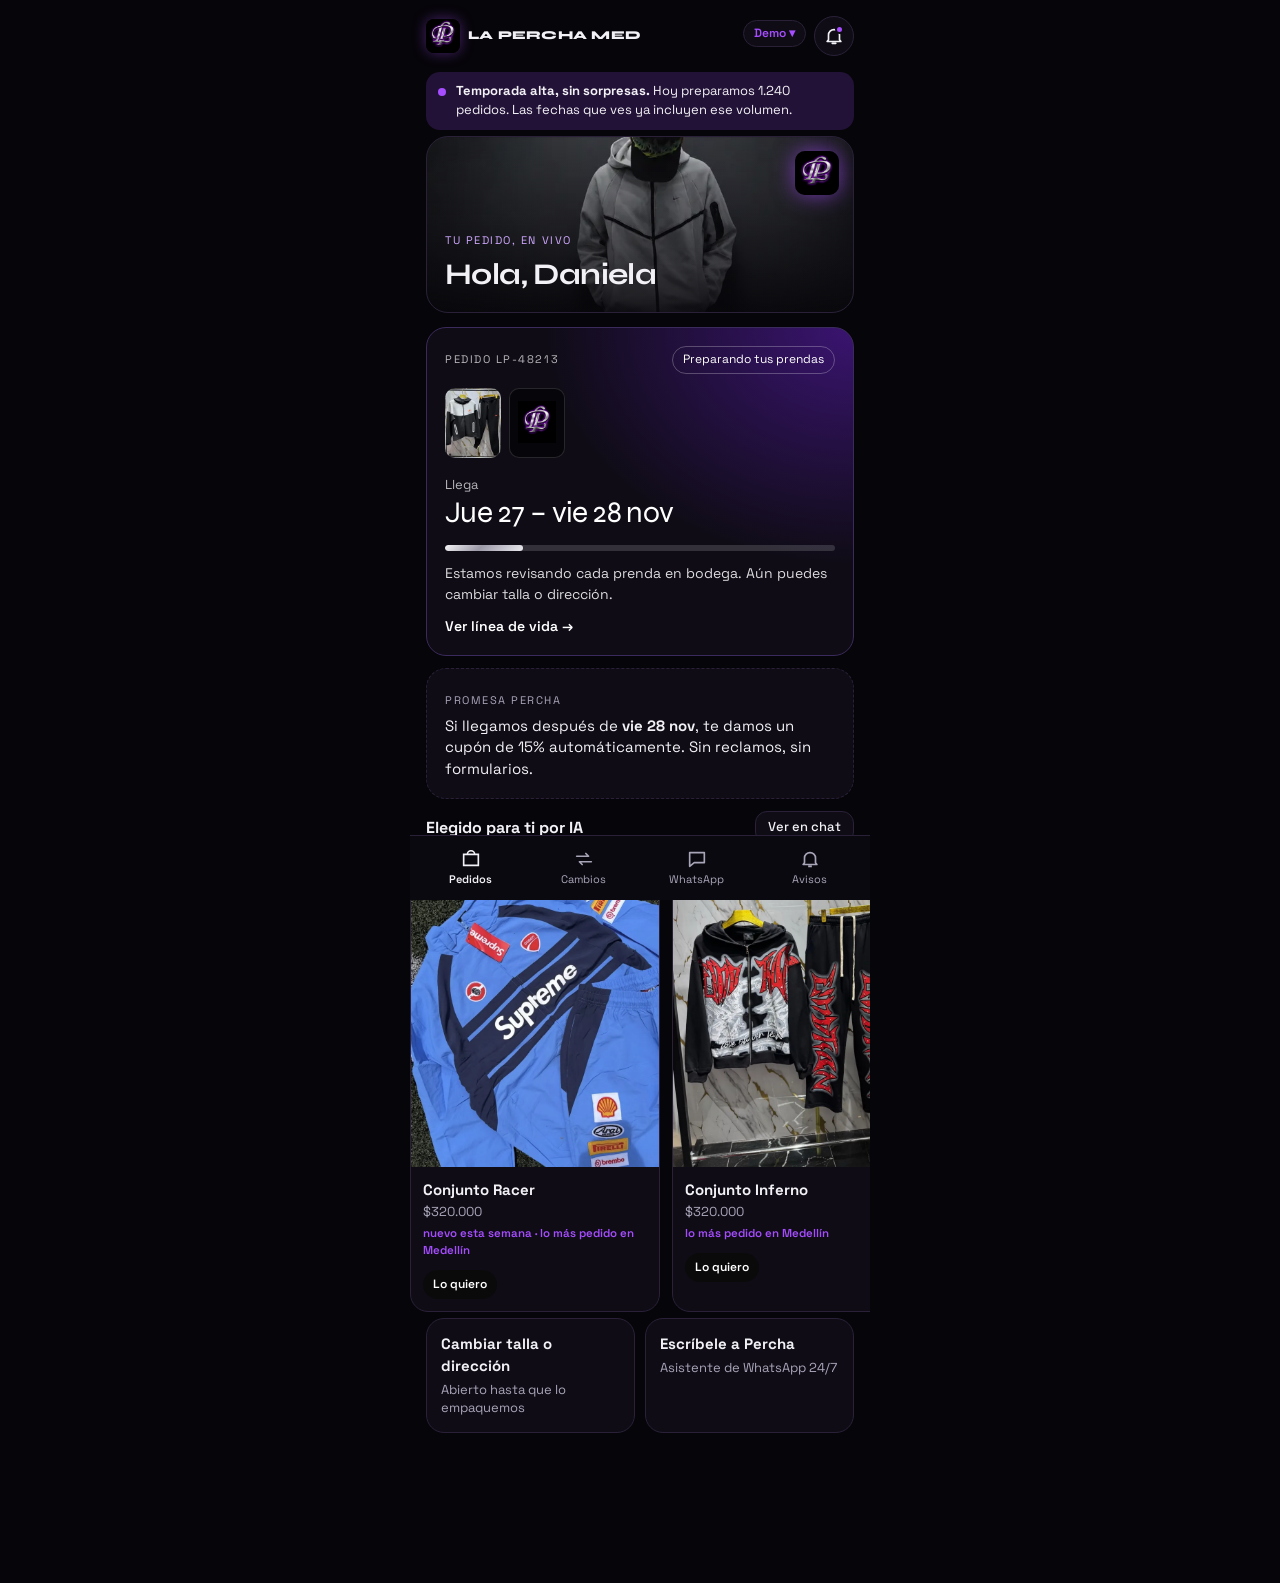
<file: percha/app/index.html>
<!doctype html>
<html lang="es">
<head>
  <meta charset="utf-8">
  <meta name="viewport" content="width=device-width, initial-scale=1, viewport-fit=cover">
  <title>La Percha Med · Mi pedido</title>
  <link rel="preconnect" href="https://fonts.googleapis.com"><link rel="preconnect" href="https://fonts.gstatic.com" crossorigin><link href="https://fonts.googleapis.com/css2?family=Space+Grotesk:wght@400;500;600;700&family=Syne:wght@600;700;800&display=swap" rel="stylesheet">
  <meta name="description" content="Sigue tu pedido de La Percha en tiempo real, cámbialo y resuelve cualquier duda sin esperar.">
  <meta name="theme-color" content="#060509">
  <link rel="manifest" href="manifest.webmanifest">
  <link rel="icon" href="logo.jpg"><link rel="apple-touch-icon" href="logo.jpg">
  <link rel="apple-touch-icon" href="icon.svg">
  <link rel="stylesheet" href="app.css">
</head>
<body>
  <div class="shell">
    <header class="top">
      <button class="brand" data-go="/" aria-label="Inicio">
        <img src="logo.jpg" alt="" width="34" height="34" class="logo-img"><span>LA PERCHA MED</span>
      </button>
      <button class="bell" data-go="/avisos" aria-label="Avisos">
        <svg viewBox="0 0 24 24" width="22" height="22" aria-hidden="true"><path d="M6 16V11a6 6 0 1 1 12 0v5l1.5 2h-15L6 16Zm4 4h4" fill="none" stroke="currentColor" stroke-width="1.8" stroke-linecap="round" stroke-linejoin="round"/></svg>
        <span class="dot" id="unread" hidden></span>
      </button>
    </header>

    <main id="view" tabindex="-1"></main>

    <nav class="tabs" aria-label="Secciones">
      <button data-go="/" data-tab="/"><svg viewBox="0 0 24 24" aria-hidden="true"><path d="M4 7h16v12H4zM8 7a4 4 0 0 1 8 0" fill="none" stroke="currentColor" stroke-width="1.8"/></svg>Pedidos</button>
      <button data-go="/cambios" data-tab="/cambios"><svg viewBox="0 0 24 24" aria-hidden="true"><path d="M4 9h13l-3-3M20 15H7l3 3" fill="none" stroke="currentColor" stroke-width="1.8" stroke-linecap="round" stroke-linejoin="round"/></svg>Cambios</button>
      <button data-go="/whatsapp" data-tab="/whatsapp"><svg viewBox="0 0 24 24" aria-hidden="true"><path d="M4 5h16v11H9l-5 4z" fill="none" stroke="currentColor" stroke-width="1.8" stroke-linejoin="round"/></svg>WhatsApp</button>
      <button data-go="/avisos" data-tab="/avisos"><svg viewBox="0 0 24 24" aria-hidden="true"><path d="M6 16V11a6 6 0 1 1 12 0v5l1.5 2h-15L6 16Zm4 4h4" fill="none" stroke="currentColor" stroke-width="1.8" stroke-linejoin="round"/></svg>Avisos</button>
    </nav>

    <div class="toast" id="toast" role="status" aria-live="polite"></div>

    <details class="demo" id="demo">
      <summary>Demo ▾</summary>
      <p>Controles para el jurado: simulan lo que el ERP envía a la app.</p>
      <div class="demo-row">
        <button data-demo="next">Avanzar pedido</button>
        <button data-demo="late">Simular retraso</button>
        <button data-demo="loyal">+30 días: recompra IA</button>
        <button data-demo="reset">Reiniciar</button>
      </div>
    </details>
  </div>
  <script src="app.js"></script>
</body>
</html>
</file>
<file: percha/app/app.css>
:root {
  --bg: #060509; --surface: #0f0c16; --ink: #f2f1f5; --muted: #a9a5b8; --line: #2a2138;
  --accent: #a64dff; --accent-soft: #231238; --ok: #7cc6a0; --ok-soft: #14261d; --wa: #6fd3a0;
  --silver: linear-gradient(135deg,#f4f4f6 0%,#9d9aa8 45%,#e9e8ee 100%);
  color-scheme: dark;
  --serif: "Syne", "Space Grotesk", system-ui, sans-serif;
  --sans: "Space Grotesk", -apple-system, BlinkMacSystemFont, "Segoe UI", Roboto, "Helvetica Neue", Arial, sans-serif;
  color-scheme: light;
}



* { box-sizing: border-box; }
html, body { margin: 0; }
body {
  background: var(--bg); color: var(--ink); font-family: var(--sans);
  font-size: 15px; line-height: 1.45; -webkit-font-smoothing: antialiased;
}
button, select, input { font: inherit; color: inherit; }
button { cursor: pointer; background: none; border: 0; padding: 0; text-align: left; }
:focus-visible { outline: 2px solid var(--accent); outline-offset: 2px; border-radius: 6px; }

.shell { max-width: 460px; margin: 0 auto; min-height: 100vh; padding: 0 16px 150px; position: relative; }

.top { display: flex; justify-content: space-between; align-items: center; padding: 16px 0 10px; position: sticky; top: 0; background: var(--bg); z-index: 5; }
.brand { display: flex; align-items: center; gap: 8px; font-family: var(--serif); font-size: 12px; white-space: nowrap; font-weight: 800; letter-spacing: 0.02em; }
.bell { position: relative; width: 40px; height: 40px; display: grid; place-items: center; border-radius: 50%; border: 1px solid var(--line); background: var(--surface); }
.dot { position: absolute; top: 8px; right: 9px; width: 9px; height: 9px; border-radius: 50%; background: var(--accent); border: 2px solid var(--surface); }

.h { font-family: var(--serif); font-weight: 700; font-size: 28px; letter-spacing: -0.02em; margin: 14px 0 4px; }
.h2 { font-size: 16px; margin: 0; }
.sub { color: var(--muted); margin: 0 0 14px; }
.eyebrow { font-size: 11px; text-transform: uppercase; letter-spacing: 0.14em; color: var(--muted); margin: 0; }
.meta { color: var(--muted); font-size: 13px; margin: 4px 0 0; }
.hint { color: var(--muted); font-size: 13px; margin: 10px 0 0; }

.card { display: block; width: 100%; background: var(--surface); border: 1px solid var(--line); border-radius: 20px; padding: 18px; margin: 12px 0; }
.card p { margin: 6px 0 0; }
.card h3 { font-family: var(--serif); font-size: 20px; margin: 6px 0 0; }
.row { display: flex; justify-content: space-between; align-items: center; gap: 10px; }
.chip { font-size: 12px; padding: 4px 10px; border-radius: 99px; background: var(--bg); border: 1px solid var(--line); white-space: nowrap; }
.chip.ok { background: var(--ok-soft); color: var(--ok); border-color: transparent; }
.chip.wa { background: var(--ok-soft); color: var(--wa); border-color: transparent; }

.peak { display: flex; gap: 10px; align-items: flex-start; font-size: 13px; background: var(--accent-soft); border-radius: 14px; padding: 10px 12px; margin-top: 6px; }
.pulse { flex: none; width: 8px; height: 8px; margin-top: 6px; border-radius: 50%; background: var(--accent); box-shadow: 0 0 0 0 var(--accent); animation: pulse 2s infinite; }
@keyframes pulse { 70% { box-shadow: 0 0 0 8px transparent; } 100% { box-shadow: 0 0 0 0 transparent; } }

.order { background: var(--ink); color: var(--bg); border: 0; }
.order .eyebrow { color: inherit; opacity: .7; }
.order .chip { background: transparent; color: inherit; border-color: rgba(255,255,255,.25); }
.eta-label { opacity: .7; font-size: 13px; margin-top: 18px !important; }
.eta { font-family: var(--serif); font-size: 30px; letter-spacing: -0.02em; margin: 2px 0 0 !important; line-height: 1.1; }
.bar { height: 6px; border-radius: 99px; background: rgba(255,255,255,.15); margin: 16px 0 12px; overflow: hidden; }
.bar span { display: block; height: 100%; background: var(--accent); border-radius: inherit; transition: width .5s ease; }
.next-step { font-size: 14px; opacity: .85; }
.link { display: inline-block; margin-top: 12px; font-size: 14px; font-weight: 600; }

.promise { border-style: dashed; }
.promise.late { border: 1px solid var(--accent); background: var(--accent-soft); }
.coupon { display: flex; justify-content: space-between; align-items: center; margin-top: 12px; padding: 10px 12px; border-radius: 12px; background: var(--surface); font-family: ui-monospace, Menlo, monospace; font-weight: 600; }

.grid2 { display: grid; grid-template-columns: 1fr 1fr; gap: 10px; }
.tile { background: var(--surface); border: 1px solid var(--line); border-radius: 18px; padding: 14px; display: flex; flex-direction: column; gap: 4px; min-height: 96px; }
.tile span { color: var(--muted); font-size: 13px; }

.back { color: var(--muted); font-size: 14px; margin-top: 6px; }

.timeline { list-style: none; margin: 0; padding: 0; }
.timeline li { display: grid; grid-template-columns: 22px 1fr; gap: 12px; position: relative; padding-bottom: 16px; }
.timeline li:last-child { padding-bottom: 0; }
.timeline li::before { content: ""; position: absolute; left: 10px; top: 20px; bottom: -2px; width: 2px; background: var(--line); }
.timeline li:last-child::before { display: none; }
.timeline li.done::before { background: var(--ink); }
.node { width: 22px; height: 22px; border-radius: 50%; border: 2px solid var(--line); background: var(--surface); position: relative; z-index: 1; }
.done .node { background: var(--ink); border-color: var(--ink); }
.done .node::after { content: ""; position: absolute; left: 6px; top: 3px; width: 5px; height: 9px; border: solid var(--surface); border-width: 0 2px 2px 0; transform: rotate(45deg); }
.now .node { border-color: var(--accent); box-shadow: inset 0 0 0 4px var(--surface), inset 0 0 0 11px var(--accent); }
.timeline .t { margin: 0; font-weight: 600; }
.next .t { color: var(--muted); font-weight: 400; }
.timeline .d { margin: 4px 0 8px; color: var(--muted); font-size: 14px; }

.photo { margin: 8px 0 0; }
.photo svg { width: 100%; border-radius: 14px; display: block; }
.photo figcaption { font-size: 12px; color: var(--muted); margin-top: 6px; }

.items { list-style: none; padding: 0; margin: 10px 0 0; }
.item { display: grid; grid-template-columns: 36px 1fr auto; gap: 12px; align-items: center; padding: 10px 0; border-bottom: 1px solid var(--line); }
.item .t { margin: 0; font-weight: 600; }
.sw { width: 36px; height: 44px; border-radius: 8px; border: 1px solid var(--line); }
.size { font-size: 13px; color: var(--muted); display: flex; flex-direction: column; gap: 2px; }
select { border: 1px solid var(--line); border-radius: 10px; padding: 8px 10px; background: var(--surface); }
.total { margin-top: 12px !important; }

.primary { display: block; width: 100%; text-align: center; background: var(--accent); color: #fff; border-radius: 14px; padding: 14px; font-weight: 600; margin-top: 14px; }
.ghost { border: 1px solid var(--line); border-radius: 12px; padding: 10px 14px; background: var(--surface); font-weight: 500; }
.ghost.sm { padding: 6px 12px; font-size: 13px; margin-top: 10px; }

.qa summary { font-weight: 600; cursor: pointer; list-style: none; display: flex; justify-content: space-between; }
.qa summary::after { content: "+"; color: var(--muted); }
.qa[open] summary::after { content: "–"; }
.qa summary::-webkit-details-marker { display: none; }
.faq .card { margin: 8px 0; }
.callback { border-color: var(--ok); background: var(--ok-soft); }

.field { display: flex; flex-direction: column; gap: 6px; margin: 0 0 14px; border: 0; padding: 0; font-size: 14px; font-weight: 600; }
.field legend { padding: 0; margin-bottom: 6px; }
.radio { display: flex; gap: 10px; align-items: center; font-weight: 400; padding: 12px; border: 1px solid var(--line); border-radius: 12px; margin-bottom: 8px; }
.center { text-align: center; }
.qr { width: 180px; height: 180px; margin: 4px auto 0; display: block; border-radius: 8px; }
.code { font-family: ui-monospace, Menlo, monospace; font-weight: 700; letter-spacing: .06em; }

.fit { display: flex; gap: 8px; margin-top: 12px; }
.pill { flex: 1; text-align: center; border: 1px solid var(--line); border-radius: 99px; padding: 8px; }
.pill.on { background: var(--ink); color: var(--bg); border-color: var(--ink); }
.stars { display: flex; gap: 6px; margin-top: 14px; }
.stars button { font-size: 30px; color: var(--line); line-height: 1; }
.stars button:hover, .stars button:focus-visible { color: var(--accent); }
.stars:has(button:hover) button:hover ~ button { color: var(--line); }
.thanks { background: var(--ok-soft); border-color: transparent; }

.notes { list-style: none; padding: 0; margin: 0; }

.tabs { position: fixed; left: 50%; transform: translateX(-50%); bottom: 0; width: 100%; max-width: 460px; display: grid; grid-template-columns: repeat(4, 1fr); background: var(--surface); border-top: 1px solid var(--line); padding: 6px 4px calc(6px + env(safe-area-inset-bottom)); z-index: 10; }
.tabs button { display: flex; flex-direction: column; align-items: center; gap: 2px; font-size: 11px; color: var(--muted); padding: 6px 0; text-align: center; }
.tabs svg { width: 22px; height: 22px; }
.tabs button.on { color: var(--ink); font-weight: 600; }

.toast { position: fixed; left: 50%; bottom: 84px; transform: translate(-50%, 20px); width: calc(100% - 32px); max-width: 428px; background: var(--ink); color: var(--bg); padding: 12px 14px; border-radius: 14px; font-size: 14px; opacity: 0; pointer-events: none; transition: .25s ease; z-index: 20; }
.toast.on { opacity: 1; transform: translate(-50%, 0); }

.demo { position: absolute; right: 64px; top: 20px; z-index: 15; background: var(--surface); border: 1px solid var(--line); border-radius: 14px; padding: 6px 10px; font-size: 12px; max-width: 230px; box-shadow: 0 10px 30px -18px rgba(0,0,0,.4); }
.demo summary { cursor: pointer; font-weight: 600; color: var(--accent); list-style: none; }
.demo summary::-webkit-details-marker { display: none; }
.demo:not([open]) { padding: 4px 10px; }
.demo p { color: var(--muted); margin: 6px 0; }
.demo-row { display: flex; flex-direction: column; gap: 6px; padding-bottom: 6px; }
.demo-row button { border: 1px solid var(--line); border-radius: 10px; padding: 7px 10px; background: var(--bg); }

@media (prefers-reduced-motion: reduce) { * { animation: none !important; transition: none !important; } }
.auto { font-size: 12px; color: var(--accent); font-weight: 600; margin-top: 8px !important; }

/* ---------- WhatsApp ---------- */
.wa { display: flex; flex-direction: column; height: calc(100dvh - 142px); margin: 4px -16px 0; border-top: 1px solid var(--line); }
.wa-head { display: flex; align-items: center; gap: 10px; padding: 10px 16px; background: #075e54; color: #fff; }
.wa-head span { display: block; font-size: 12px; opacity: .85; }
.wa-av { width: 36px; height: 36px; border-radius: 50%; background: #0a0a0a; color: #fff; display: grid; place-items: center; font-family: var(--serif); font-weight: 800; font-size: 11px; line-height: 1; flex: none; }
.wa-body { flex: 1; overflow-y: auto; padding: 14px 12px; background: #efeae2; display: flex; flex-direction: column; gap: 6px; }
.wa-msg { display: flex; }
.wa-msg.me { justify-content: flex-end; }
.wa-bub { max-width: 84%; background: #fff; color: #111b21; padding: 8px 10px 6px; border-radius: 10px; border-top-left-radius: 2px; font-size: 14.5px; line-height: 1.4; box-shadow: 0 1px 1px rgba(0,0,0,.08); }
.me .wa-bub { background: #d9fdd3; border-radius: 10px; border-top-right-radius: 2px; }
.wa-t { display: block; text-align: right; font-size: 11px; color: #667781; margin-top: 2px; }
.wa-typing { display: flex; gap: 4px; padding: 12px 14px; }
.wa-typing i { width: 7px; height: 7px; border-radius: 50%; background: #8696a0; animation: blink 1s infinite; }
.wa-typing i:nth-child(2) { animation-delay: .15s; } .wa-typing i:nth-child(3) { animation-delay: .3s; }
@keyframes blink { 50% { opacity: .3; } }
.wa-quick { display: flex; gap: 6px; overflow-x: auto; padding: 8px 12px; background: #efeae2; border-top: 1px solid rgba(0,0,0,.05); }
.wa-quick button { flex: none; background: #fff; color: #008069; border: 1px solid #d1d7db; border-radius: 99px; padding: 7px 12px; font-size: 13px; font-weight: 600; white-space: nowrap; }
.wa-input { display: flex; gap: 8px; padding: 8px 10px; background: #f0f2f5; }
.wa-input input { flex: 1; border: 0; border-radius: 99px; padding: 11px 14px; background: #fff; color: #111b21; font-size: 15px; }
.wa-input button { width: 44px; height: 44px; border-radius: 50%; background: #00a884; color: #fff; text-align: center; font-size: 16px; }
.wa-cards { display: flex; flex-direction: column; gap: 6px; margin: 8px 0 4px; }
.wa-card { display: grid; grid-template-columns: 34px 1fr auto; gap: 10px; align-items: center; padding: 8px; border: 1px solid #e9edef; border-radius: 10px; background: #fff; color: #111b21; }
.wa-card strong { display: block; font-size: 13.5px; }
.wa-card span { display: block; font-size: 12.5px; color: #54656f; }
.wa-card em { display: block; font-size: 11.5px; color: #a64dff; font-style: normal; font-weight: 600; margin-top: 2px; }
.wa-sw { width: 34px; height: 42px; border-radius: 6px; border: 1px solid #e9edef; }
.wa-buy { background: #0a0a0a; color: #fff; border-radius: 99px; padding: 6px 10px; font-size: 12px; font-weight: 600; white-space: nowrap; }
.foryou .wa-card { border-color: var(--line); }

.logo-img { border-radius: 8px; object-fit: cover; box-shadow: 0 0 14px #a64dff66; }
.order { background: radial-gradient(120% 120% at 100% 0%, #3a1470 0%, #0f0c16 60%); color: #fff; border: 1px solid #3b2a5c; box-shadow: 0 0 30px -10px #a64dff88; }
.order .bar span { background: var(--silver); }
.primary { background: linear-gradient(135deg,#8a2be2,#b44cff); box-shadow: 0 0 24px -6px #a64dffaa; }
.h, .eta, .brand { background: none; }
.tabs { background: #0b0910; }
.top { background: var(--bg); }
.node { background: var(--surface); }
.done .node::after { border-color: #060509; }
.chip.ok, .chip.wa { color: #8fe0b4; }
.card { box-shadow: 0 0 0 1px #00000020; }
.demo { background: var(--surface); }
select { color: var(--ink); }

.wa-sw, .sw { background-size: cover !important; }
.wa-card, .item { content-visibility: auto; }

/* ---------- Identidad: banners, carrusel, miniaturas ---------- */
.banner { position: relative; margin: 6px 0 14px; padding: 96px 18px 16px; border-radius: 22px; background-size: cover; background-position: center 20%; border: 1px solid var(--line); overflow: hidden; }
.banner .h { margin: 4px 0 0; font-size: 30px; }
.banner .eyebrow { color: #cfa8ff; }
.banner-logo { position: absolute; top: 14px; right: 14px; border-radius: 10px; box-shadow: 0 0 22px #a64dffaa; }
.carousel { display: flex; gap: 12px; overflow-x: auto; scroll-snap-type: x mandatory; padding: 12px 2px 6px; margin: 0 -16px; padding-left: 16px; padding-right: 16px; scrollbar-width: none; }
.carousel::-webkit-scrollbar { display: none; }
.pc { flex: none; width: 66%; max-width: 250px; scroll-snap-align: start; background: var(--surface); border: 1px solid var(--line); border-radius: 18px; overflow: hidden; }
.pc-img { aspect-ratio: 4/5; background-size: cover; background-position: center; background-color: #0a0a0a; }
.pc-img.logo { background-size: 55%; background-repeat: no-repeat; background-color: #060509; }
.pc-i { padding: 12px; display: flex; flex-direction: column; gap: 3px; }
.pc-i span { color: var(--muted); font-size: 13px; }
.pc-i em { font-style: normal; font-size: 11.5px; color: var(--accent); font-weight: 600; }
.pc-i .wa-buy { margin-top: 8px; align-self: flex-start; }
.thumbs { display: flex; gap: 8px; margin-top: 14px; }
.thumbs span { width: 56px; height: 70px; border-radius: 10px; background-size: cover; background-position: center; background-color: #060509; border: 1px solid #ffffff22; }
.item .sw { background-position: center; background-size: cover; }
.wa-av { object-fit: cover; box-shadow: 0 0 12px #a64dff88; }
.sw[style*="logo.jpg"], .thumbs span[style*="logo.jpg"] { background-size: 70% !important; background-repeat: no-repeat; }
</file>
